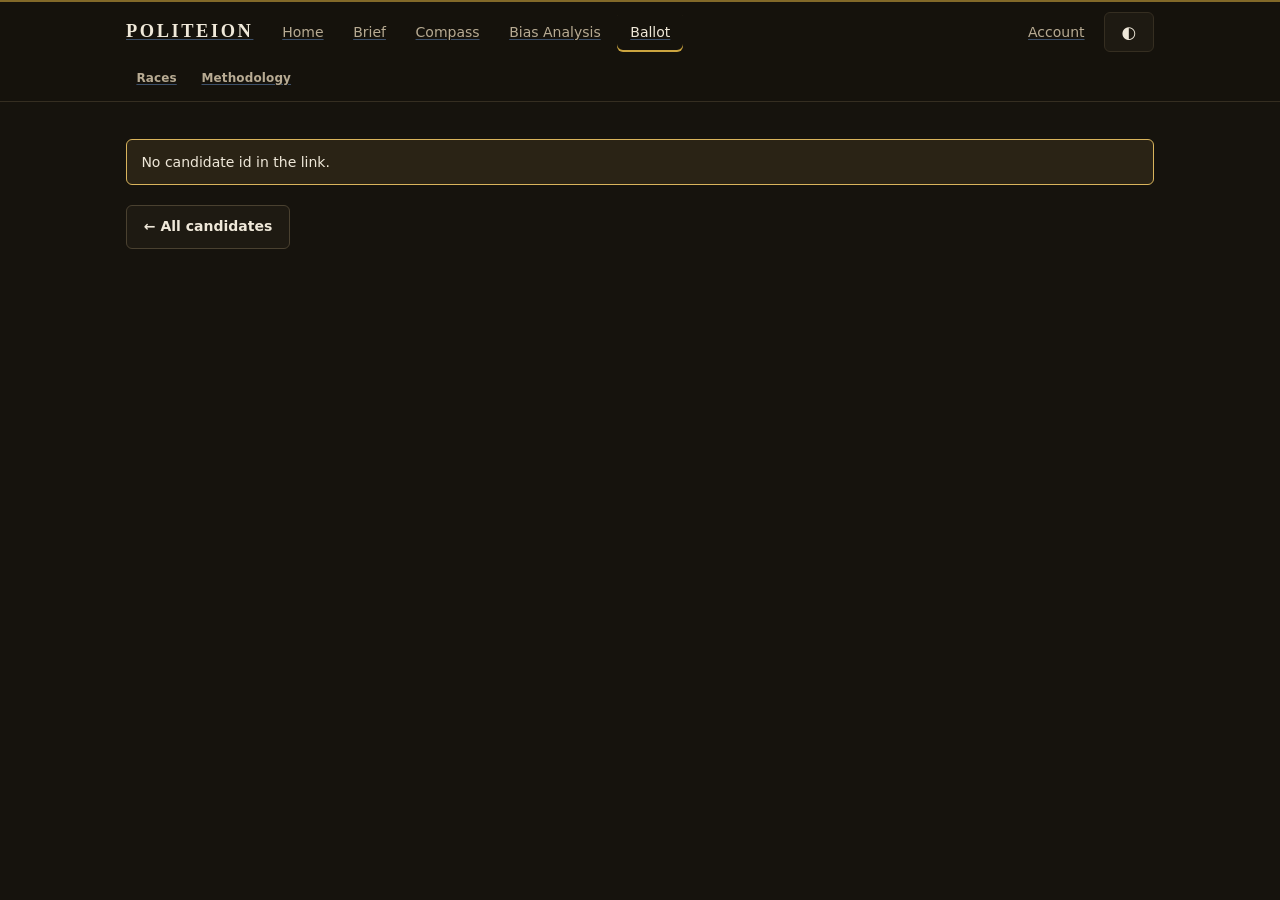
<file: candidate.html>
<!DOCTYPE html>
<html lang="en" data-theme="dark">
<head>
  <meta charset="utf-8">
  <meta name="viewport" content="width=device-width, initial-scale=1">
  <title>Candidate — Politeion</title>
  <link rel="canonical" href="https://politeion.com/candidate.html">
  <meta name="robots" content="noindex">
  <link rel="stylesheet" href="css/style.css">
</head>
<body>
  <div data-shell></div>
  <main class="wrap">
    <div id="view"><p class="muted">Loading candidate…</p></div>
    <p class="btn-row" style="margin-top:1.2rem"><a class="btn" href="candidates.html">← All candidates</a></p>
  </main>

  <script type="module">
    import { initShell } from "./js/app.js";
    import { hashParams } from "./js/analyzer-ui.js";
    import { renderCandidateFull } from "./js/candidates-ui.js";
    initShell("candidates.html");

    const view = document.getElementById("view");
    async function load() {
      const id = hashParams().id;
      if (!id) { view.innerHTML = '<div class="notice notice-warn">No candidate id in the link.</div>'; return; }
      try {
        const r = await fetch("/api/candidate?id=" + encodeURIComponent(id), { cache: "no-cache" });
        if (r.status === 404) { view.innerHTML = '<div class="notice notice-warn">No such candidate.</div>'; return; }
        const d = await r.json();
        renderCandidateFull(view, d.candidate, d.profile);
        document.title = (d.candidate.name || "Candidate") + " — Politeion";
      } catch (e) { view.innerHTML = '<div class="notice notice-warn">Could not load candidate: ' + e.message + '</div>'; }
    }
    window.addEventListener("hashchange", load);
    load();
  </script>
</body>
</html>
</file>
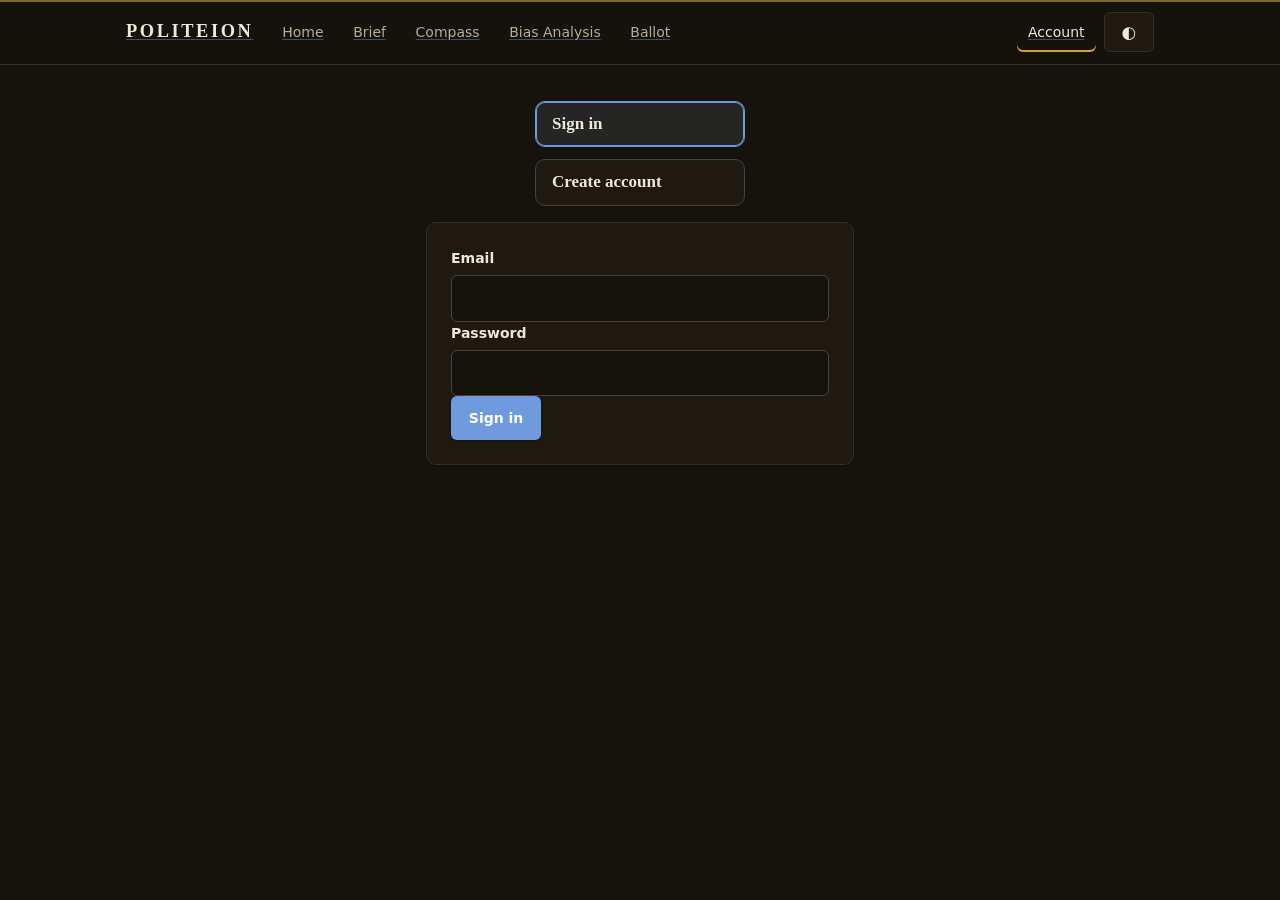
<file: login.html>
<!DOCTYPE html>
<html lang="en" data-theme="dark">
<head>
  <meta charset="utf-8">
  <meta name="viewport" content="width=device-width, initial-scale=1">
  <title>Sign in — Politeion</title>
  <meta name="robots" content="noindex">
  <link rel="stylesheet" href="css/style.css">
</head>
<body>
  <div data-shell></div>
  <main class="wrap" style="max-width:460px">
    <div class="mode-picker" role="tablist" aria-label="Sign in or create account" style="margin-bottom:1rem">
      <button class="mode-opt active" type="button" data-tab="login"><b>Sign in</b></button>
      <button class="mode-opt" type="button" data-tab="register"><b>Create account</b></button>
    </div>

    <section class="card" data-panel="login">
      <label class="fld"><span>Email</span><input id="li-email" type="email" autocomplete="username"></label>
      <label class="fld"><span>Password</span><input id="li-pass" type="password" autocomplete="current-password"></label>
      <div class="btn-row"><button class="btn btn-primary" id="li-go" type="button">Sign in</button>
        <span id="li-status" class="muted" role="status" aria-live="polite"></span></div>
    </section>

    <section class="card" data-panel="register" hidden>
      <label class="fld"><span>Full name</span><input id="re-name" type="text" autocomplete="name"></label>
      <label class="fld"><span>Email</span><input id="re-email" type="email" autocomplete="email"></label>
      <div class="fld-row">
        <label class="fld"><span>Password</span><input id="re-pass" type="password" autocomplete="new-password"></label>
        <label class="fld"><span>Birth year</span><input id="re-year" type="number" min="1900" max="2026" inputmode="numeric"></label>
      </div>
      <p class="fld-note muted">Password must be at least 8 characters. We store your name, email, birth year, and a hashed password — never the plain password.</p>
      <div class="btn-row"><button class="btn btn-primary" id="re-go" type="button">Create account</button>
        <span id="re-status" class="muted" role="status" aria-live="polite"></span></div>
    </section>
  </main>

  <script type="module">
    import { initShell } from "./js/app.js";
    initShell("account.html");
    const $ = (id) => document.getElementById(id);

    const tabs = [...document.querySelectorAll("[data-tab]")];
    tabs.forEach((t) => t.addEventListener("click", () => {
      tabs.forEach((b) => b.classList.toggle("active", b === t));
      document.querySelector('[data-panel="login"]').hidden = t.dataset.tab !== "login";
      document.querySelector('[data-panel="register"]').hidden = t.dataset.tab !== "register";
    }));

    const dest = new URL(location.href).searchParams.get("next") || "account.html";

    async function post(url, body, statusEl, btn) {
      btn.disabled = true; statusEl.textContent = "…"; statusEl.className = "muted";
      try {
        const res = await fetch(url, { method: "POST", headers: { "content-type": "application/json" }, body: JSON.stringify(body) });
        const d = await res.json();
        if (!res.ok) { statusEl.textContent = d.error || ("Error " + res.status); statusEl.className = "err"; btn.disabled = false; return; }
        location.href = dest;
      } catch (e) { statusEl.textContent = "Network error: " + e.message; statusEl.className = "err"; btn.disabled = false; }
    }

    $("li-go").addEventListener("click", () =>
      post("/api/auth/login", { email: $("li-email").value.trim(), password: $("li-pass").value }, $("li-status"), $("li-go")));
    $("re-go").addEventListener("click", () =>
      post("/api/auth/register", {
        full_name: $("re-name").value.trim(), email: $("re-email").value.trim(),
        password: $("re-pass").value, birth_year: $("re-year").value,
      }, $("re-status"), $("re-go")));

    // Enter-to-submit
    $("li-pass").addEventListener("keydown", (e) => { if (e.key === "Enter") $("li-go").click(); });
    $("re-year").addEventListener("keydown", (e) => { if (e.key === "Enter") $("re-go").click(); });
  </script>
</body>
</html>
</file>
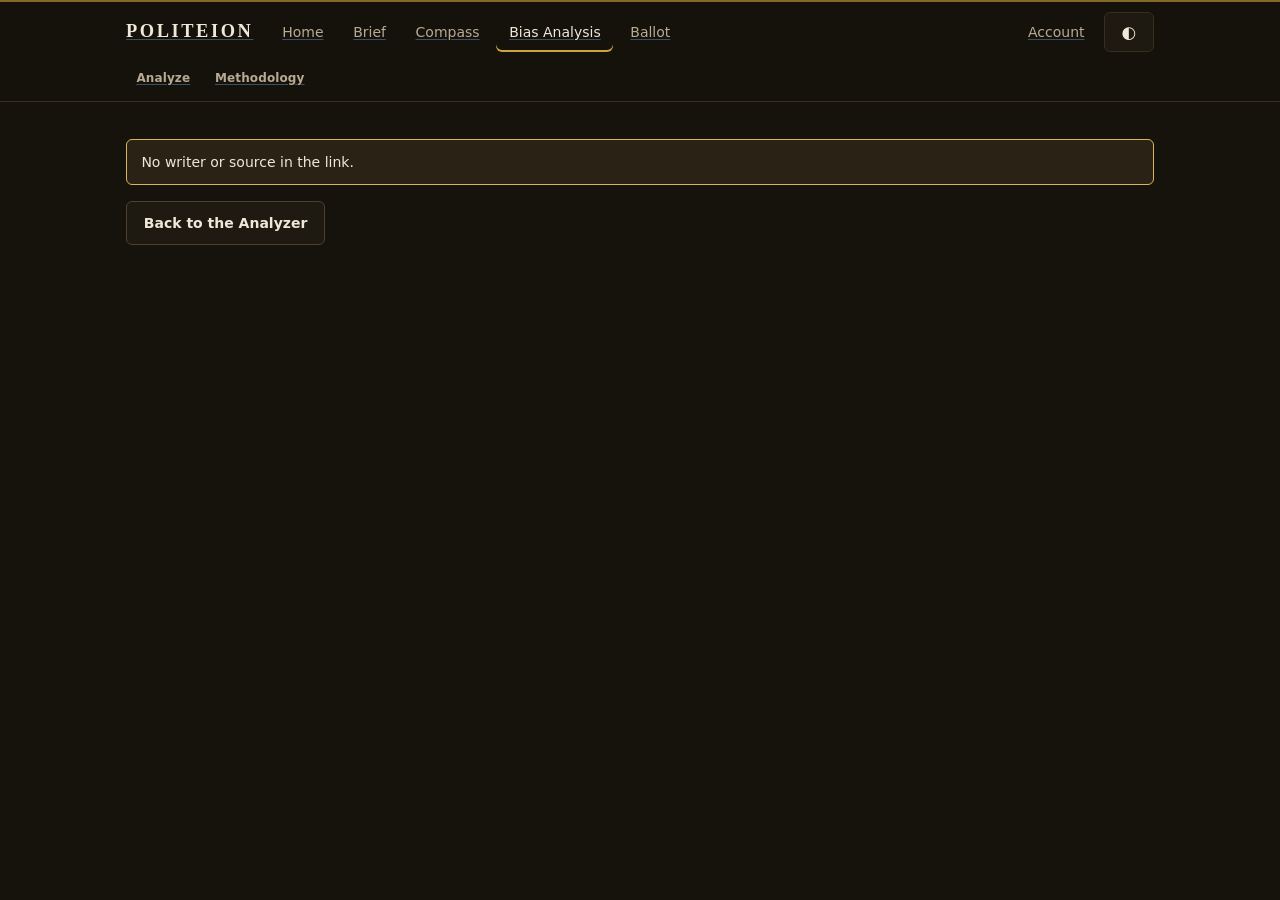
<file: profile.html>
<!DOCTYPE html>
<html lang="en" data-theme="dark">
<head>
  <meta charset="utf-8">
  <meta name="viewport" content="width=device-width, initial-scale=1">
  <title>Profile — Politeion</title>
  <link rel="canonical" href="https://politeion.com/profile.html">
  <meta name="robots" content="noindex">
  <link rel="stylesheet" href="css/style.css">
</head>
<body>
  <div data-shell></div>
  <main class="wrap">
    <div id="view"><p class="muted">Loading profile…</p></div>
    <p class="btn-row"><a class="btn" href="analyze.html">Back to the Analyzer</a></p>
  </main>

  <script type="module">
    import { initShell } from "./js/app.js";
    import { renderProfile, renderTrend, hashParams } from "./js/analyzer-ui.js";
    initShell("analyze.html");

    const view = document.getElementById("view");
    async function load() {
      const p = hashParams();
      let endpoint = null, trendEndpoint = null, label = "";
      if (p.writer) { endpoint = "/api/writer?key=" + encodeURIComponent(p.writer); trendEndpoint = "/api/writer-trend?key=" + encodeURIComponent(p.writer); label = "writer"; }
      else if (p.source) { endpoint = "/api/source?domain=" + encodeURIComponent(p.source); trendEndpoint = "/api/source-trend?domain=" + encodeURIComponent(p.source); label = "source"; }
      if (!endpoint) { view.innerHTML = '<div class="notice notice-warn">No writer or source in the link.</div>'; return; }
      try {
        const r = await fetch(endpoint, { cache: "no-cache" });
        if (r.status === 404) { view.innerHTML = `<div class="notice notice-warn">No analyses for this ${label} yet.</div>`; return; }
        const d = await r.json();
        renderProfile(view, d.profile);
        document.title = (d.profile.name || d.profile.domain || "Profile") + " — Politeion";
        loadTrend(trendEndpoint);
      } catch (e) { view.innerHTML = '<div class="notice notice-warn">Could not load profile: ' + e.message + '</div>'; }
    }

    // Trend renders only when there are >=2 qualifying monthly buckets; otherwise
    // the section is silently omitted (a short history isn't drift).
    async function loadTrend(endpoint) {
      if (!endpoint) return;
      try {
        const r = await fetch(endpoint, { cache: "no-cache" });
        if (!r.ok) return;
        const trend = (await r.json()).trend;
        if (!trend || !trend.all || trend.all.length < 2) return;
        const sec = document.createElement("section");
        view.appendChild(sec);
        renderTrend(sec, trend);
      } catch { /* trend is optional — never blocks the profile */ }
    }
    window.addEventListener("hashchange", load);
    load();
  </script>
</body>
</html>
</file>
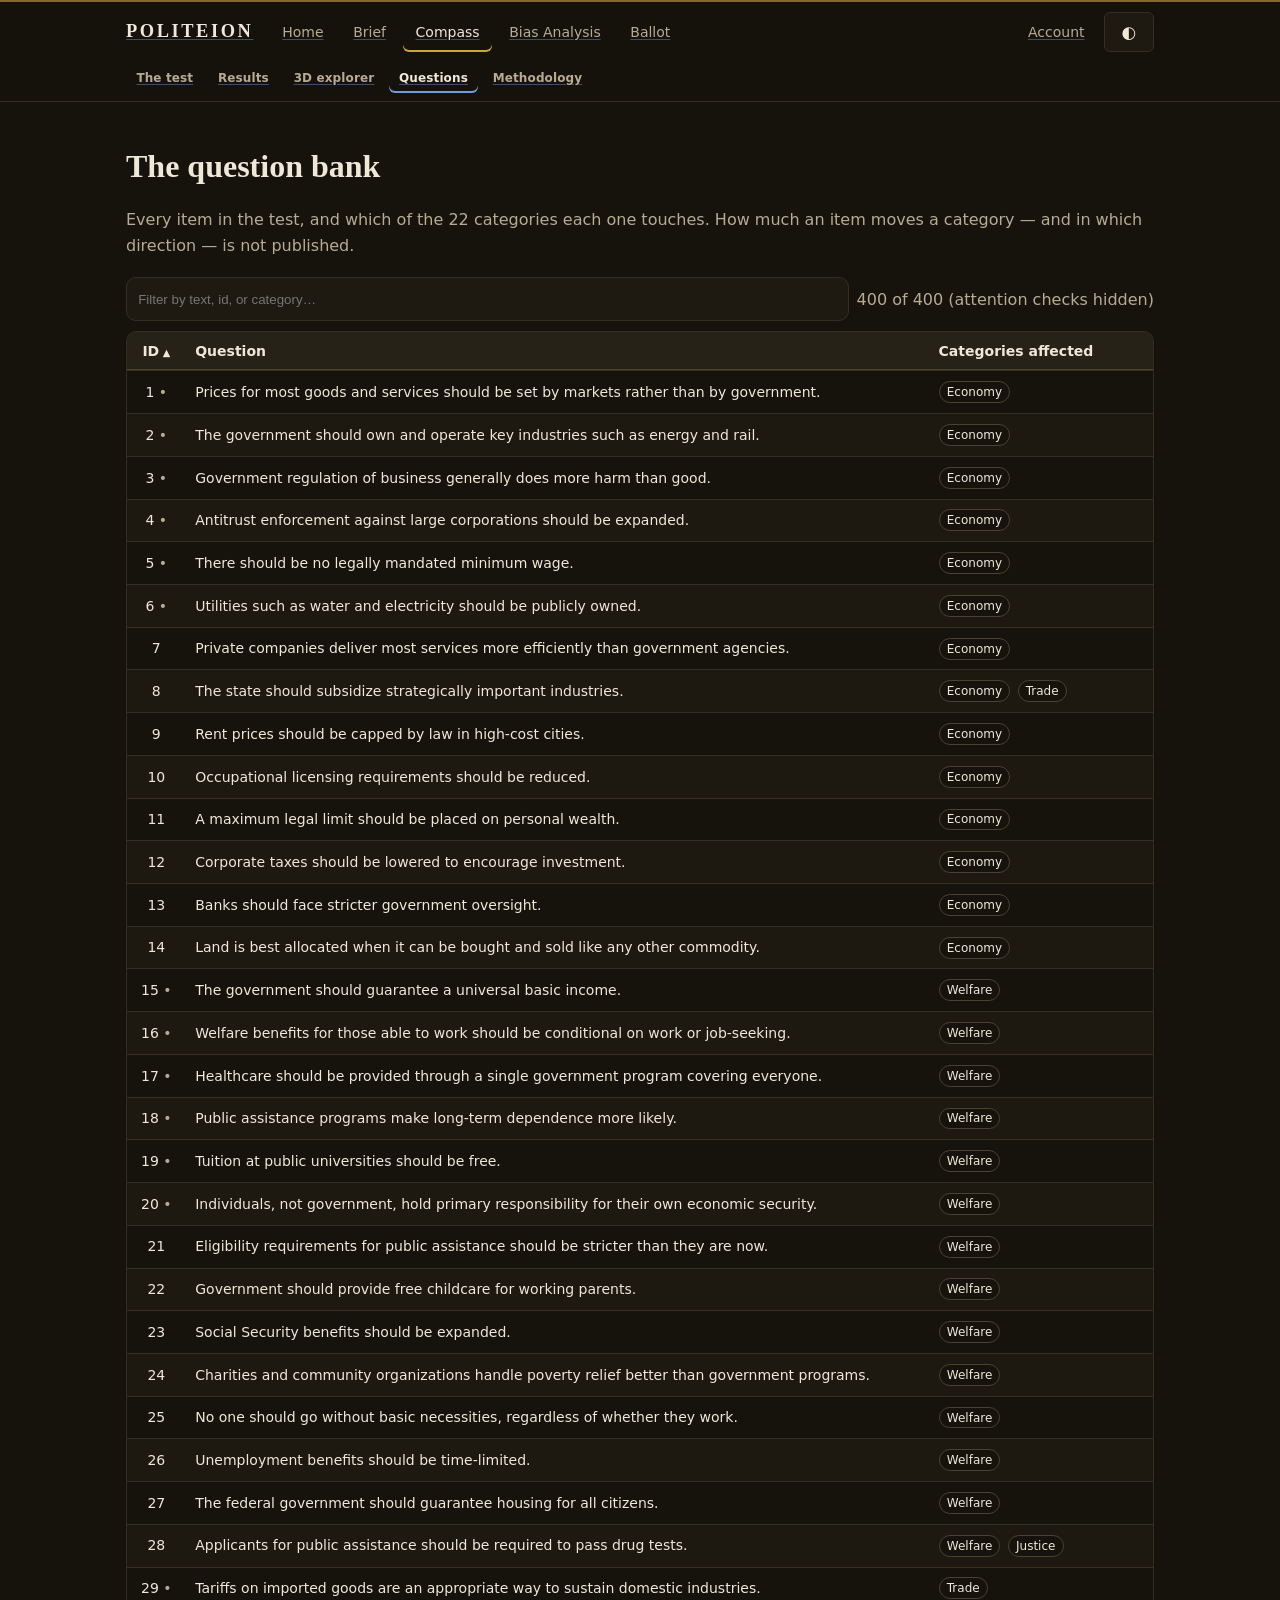
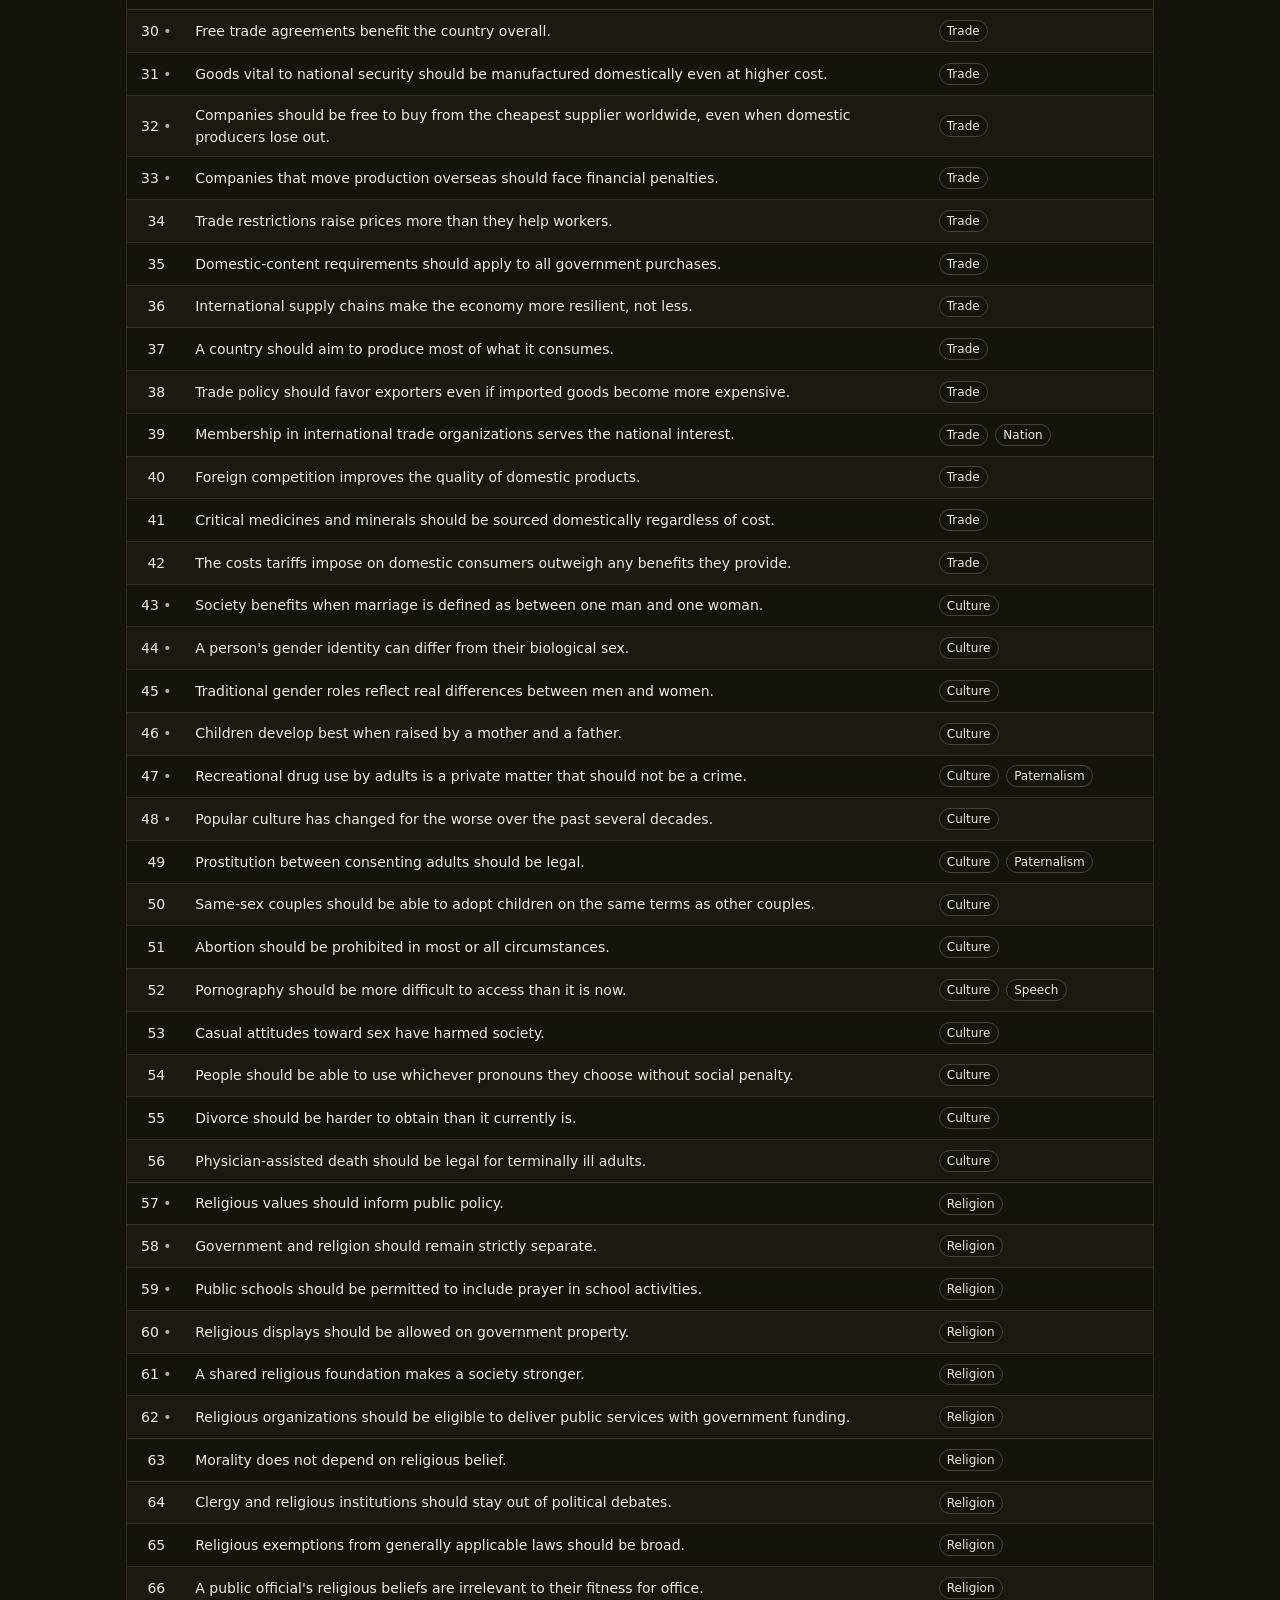
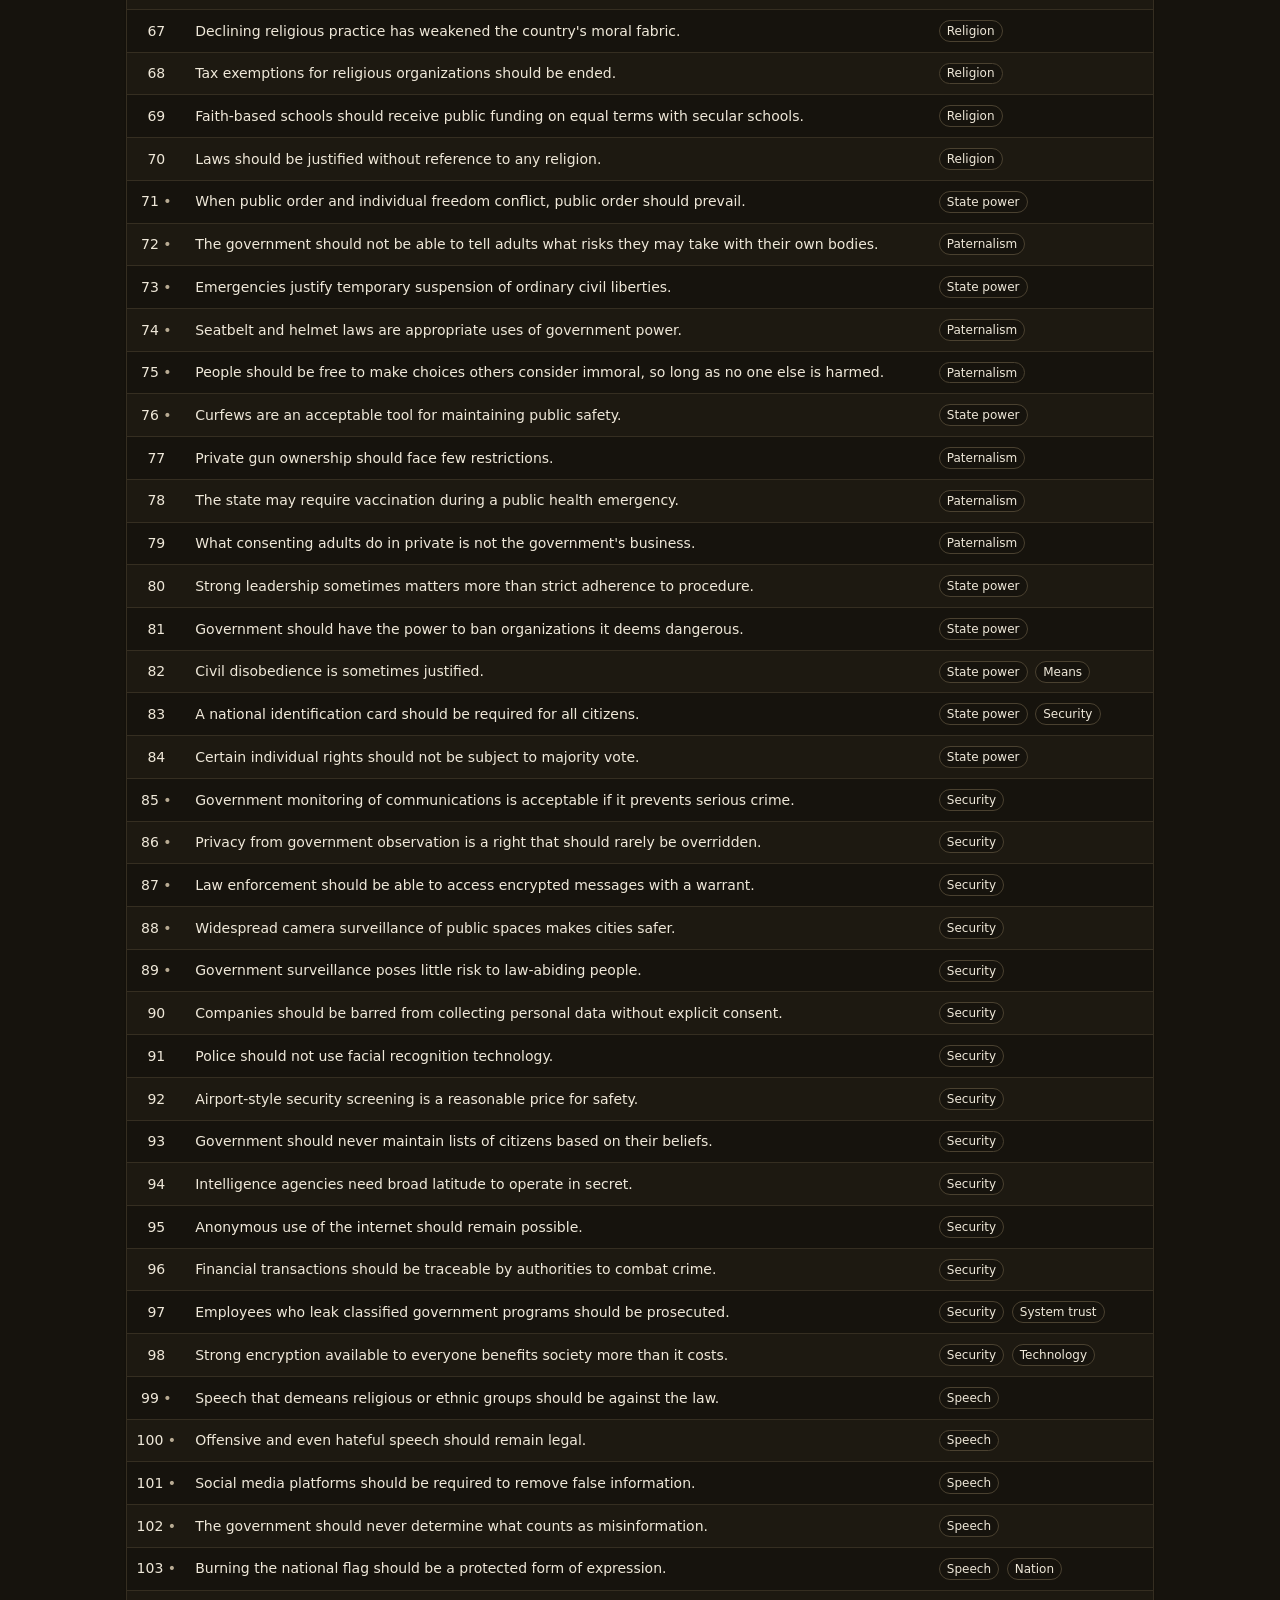
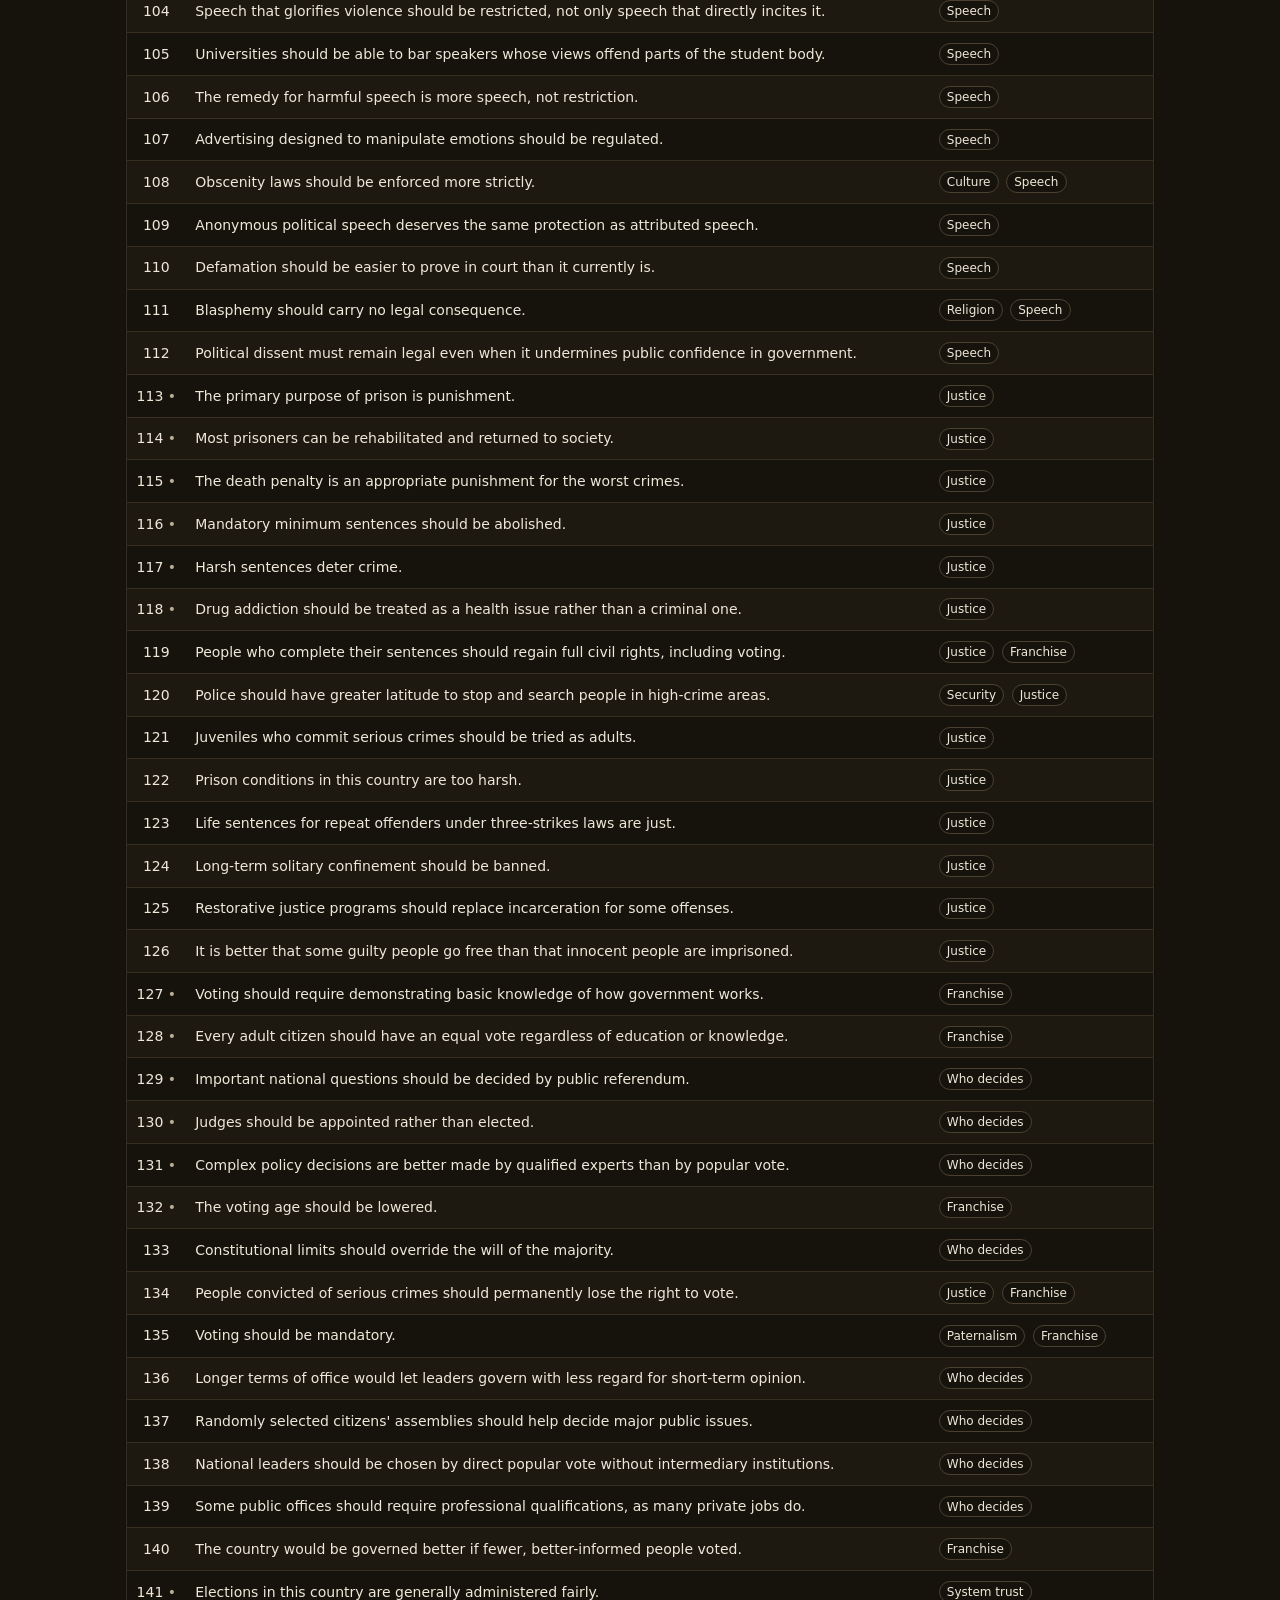
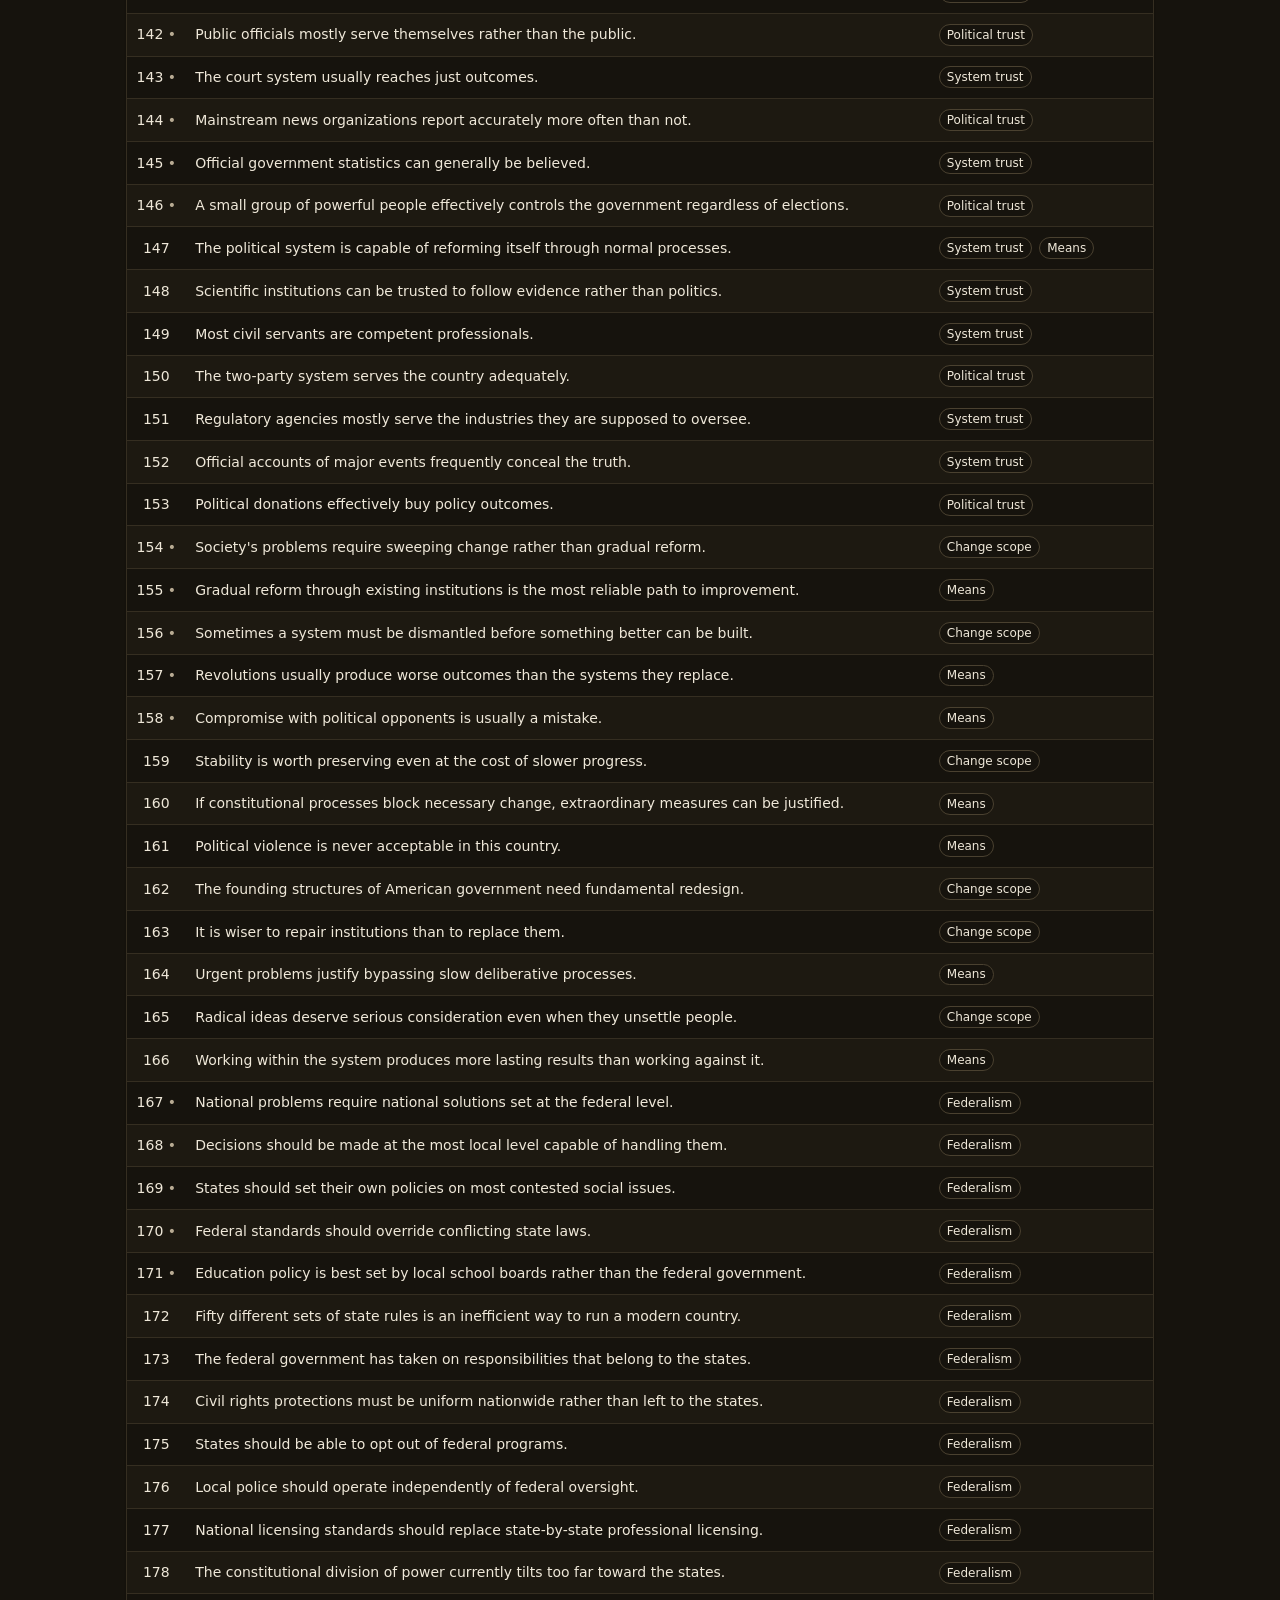
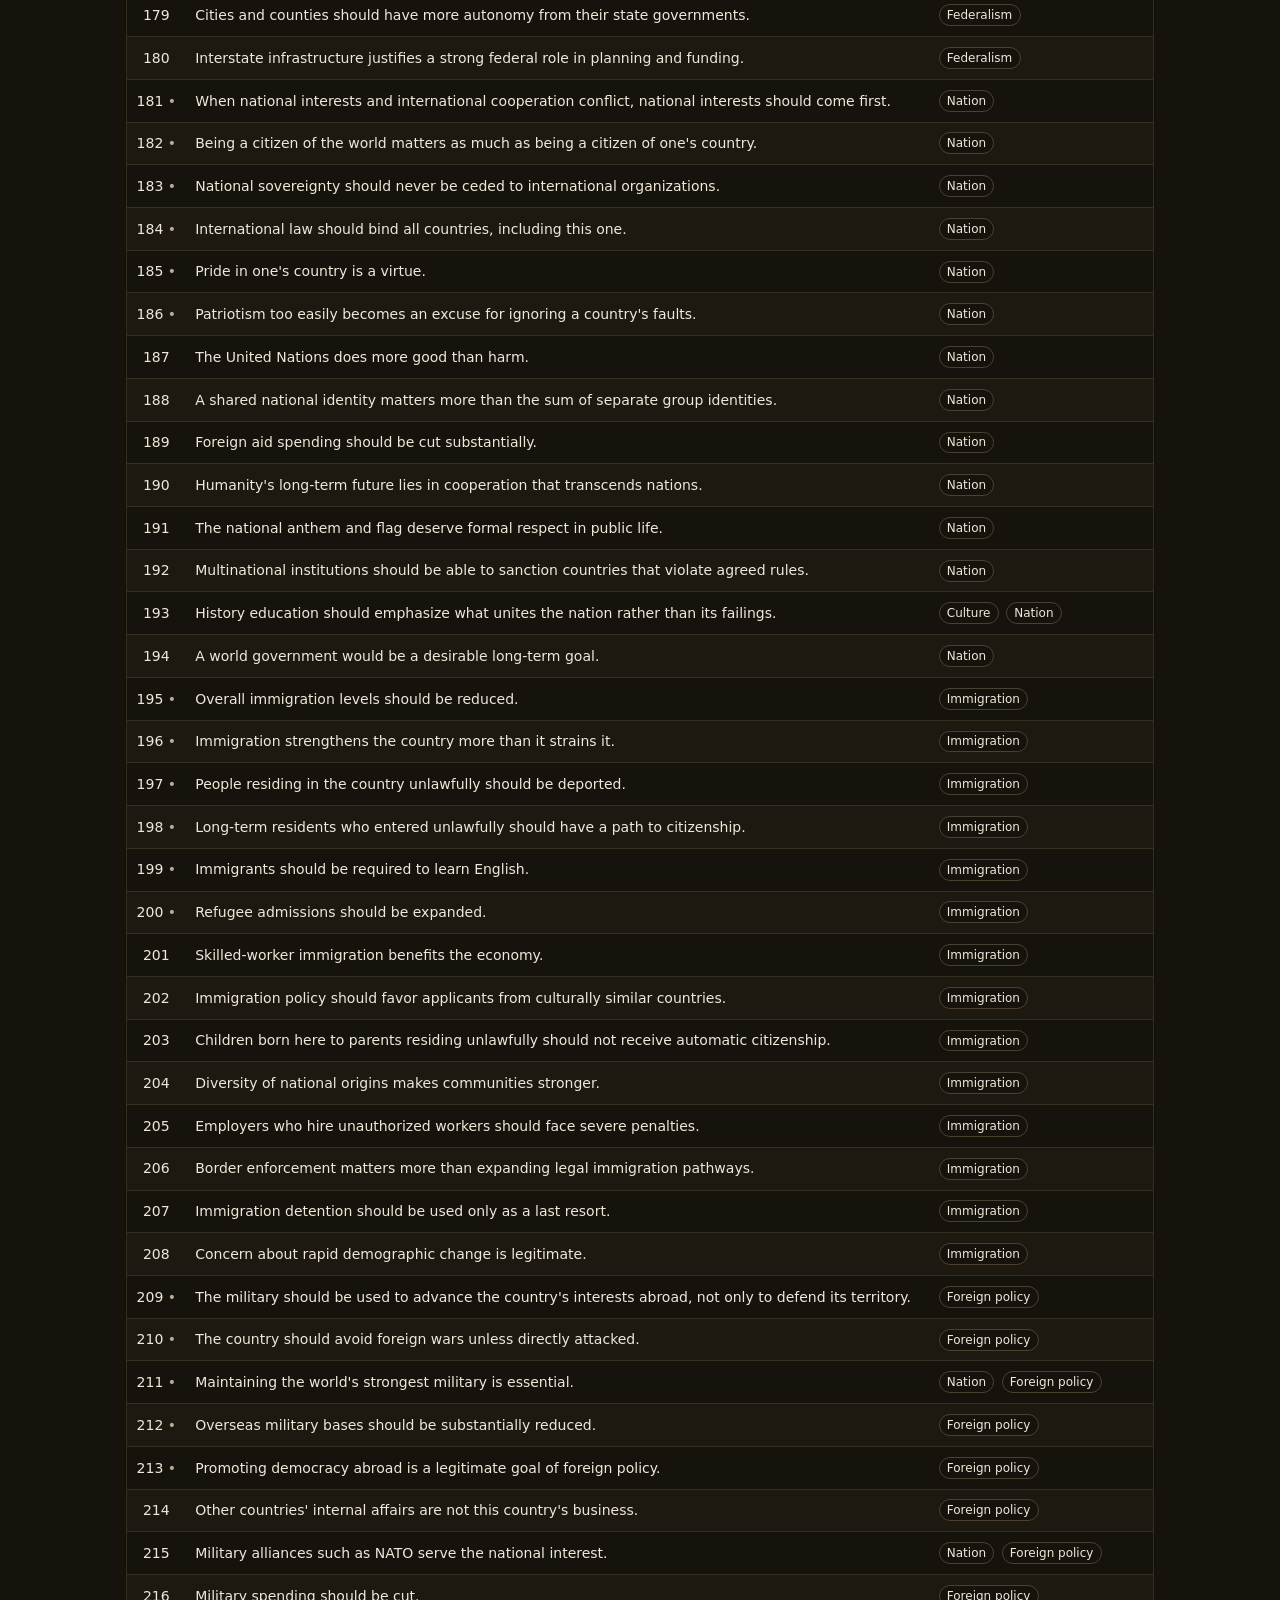
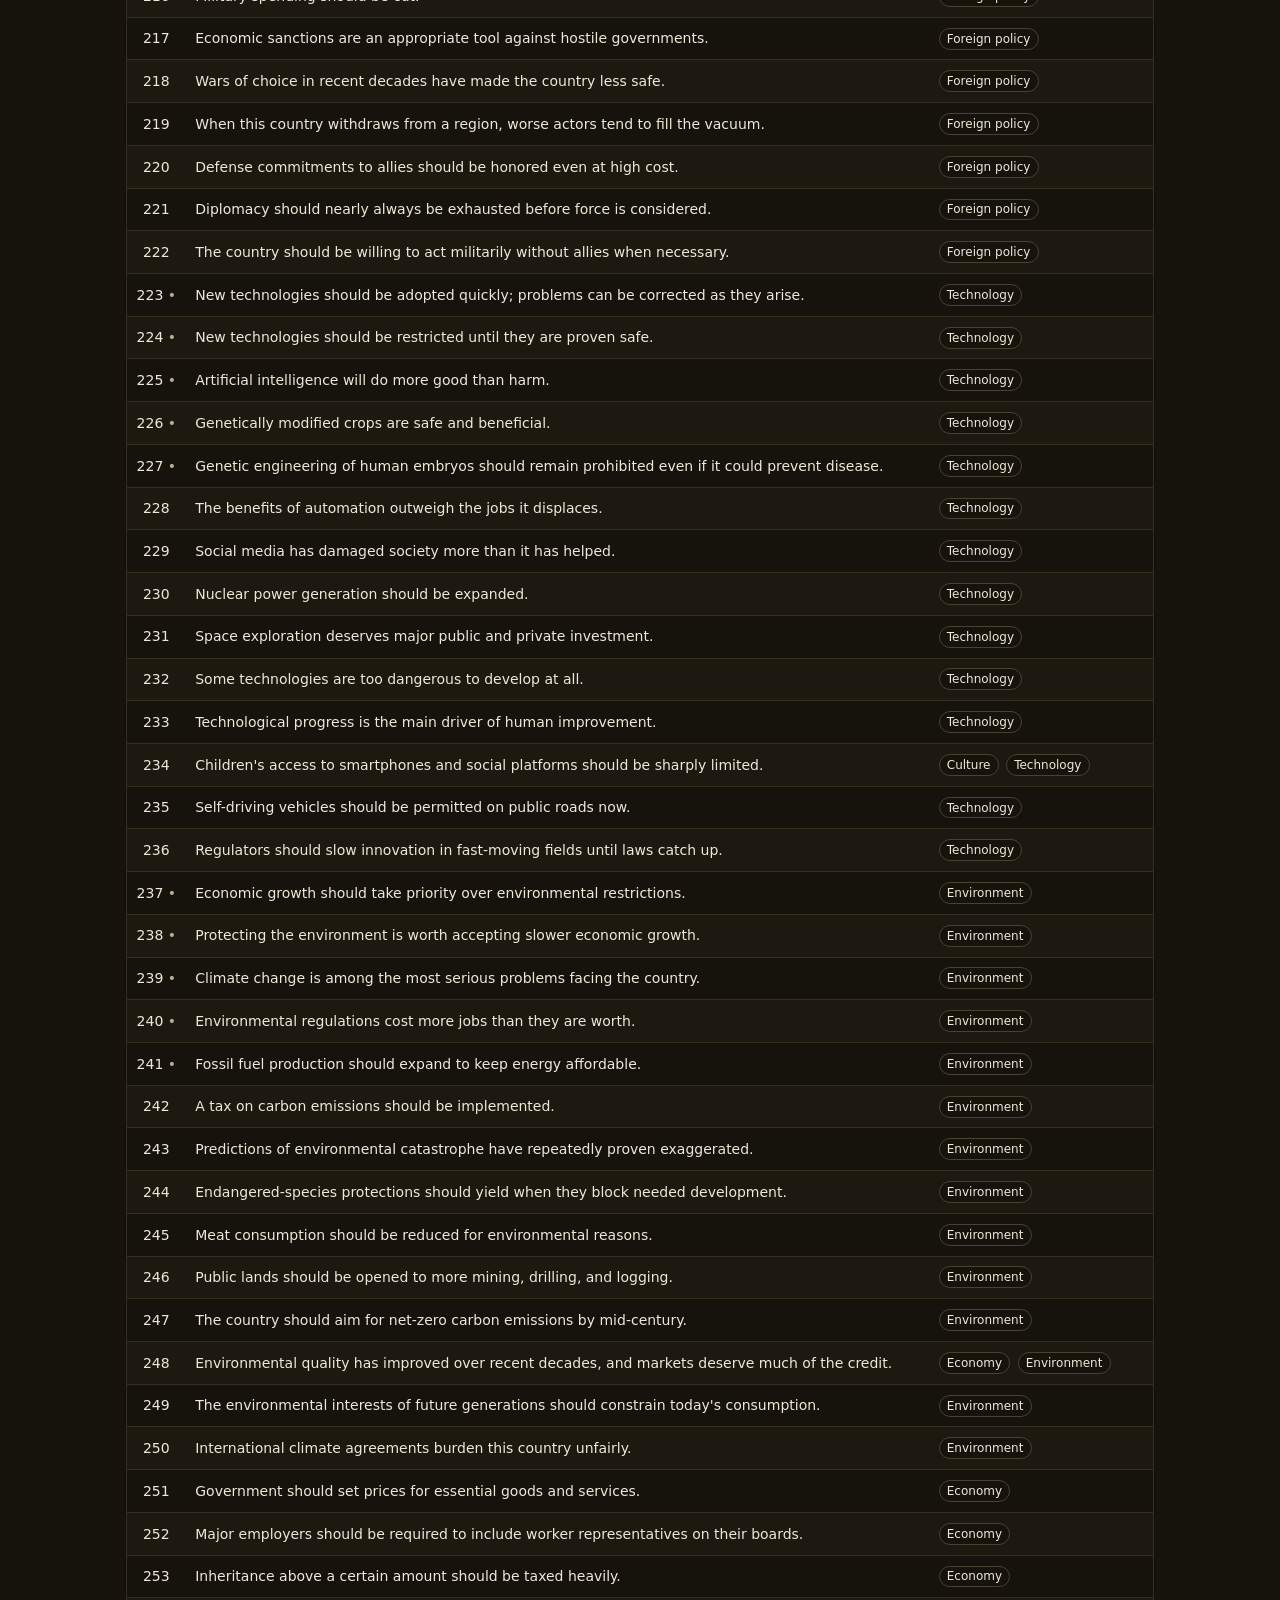
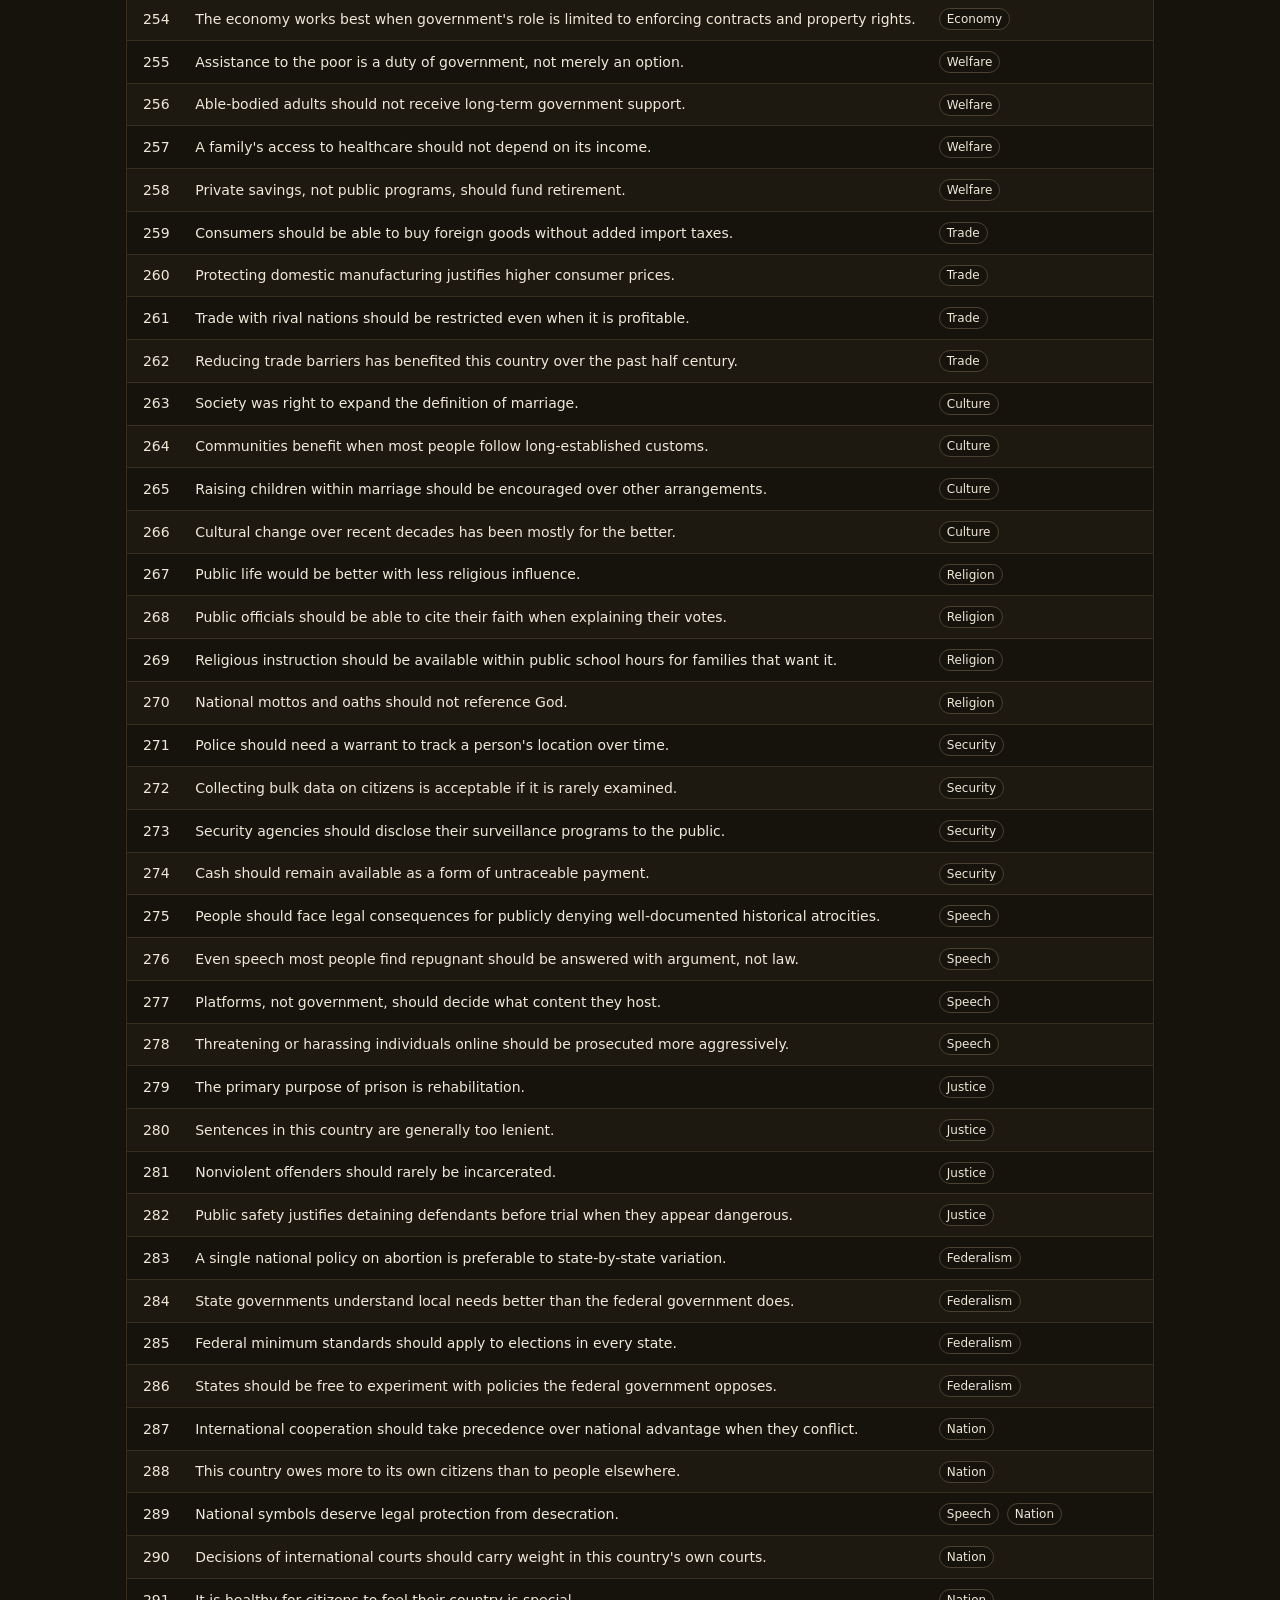
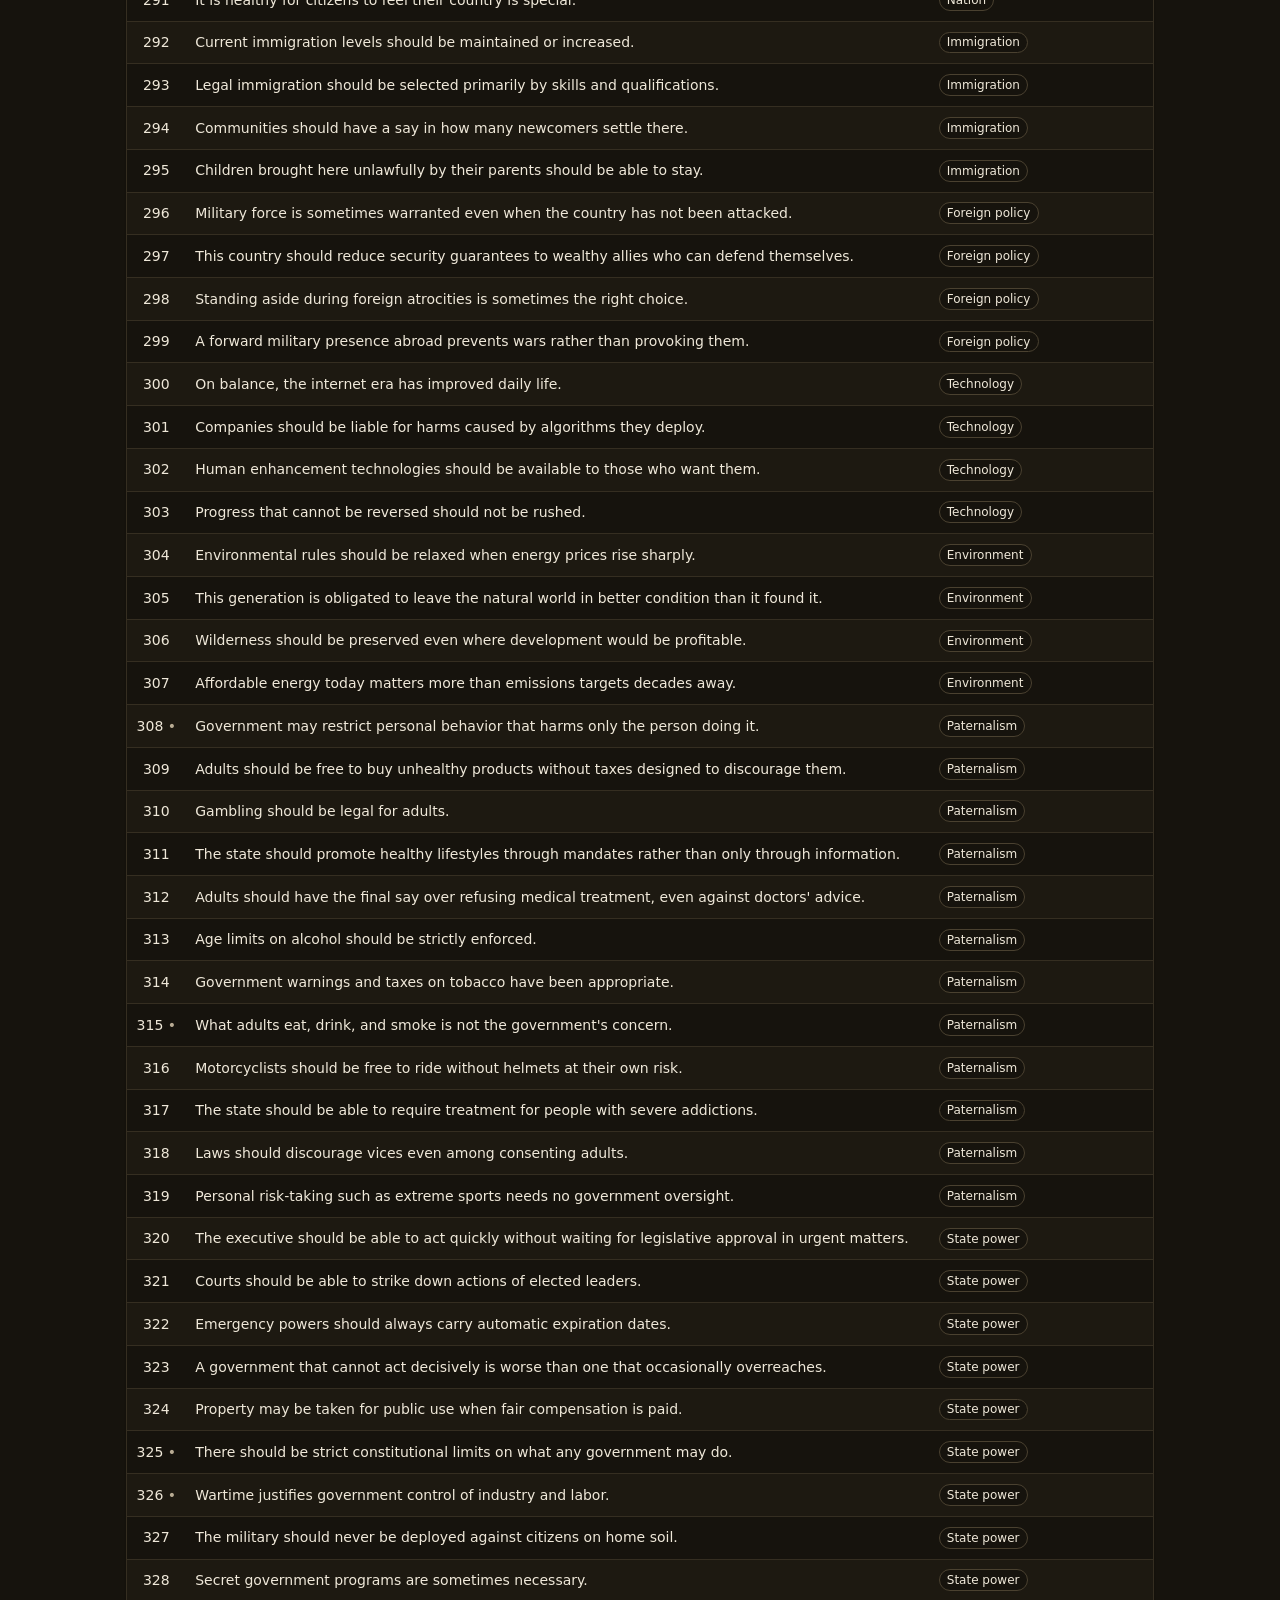
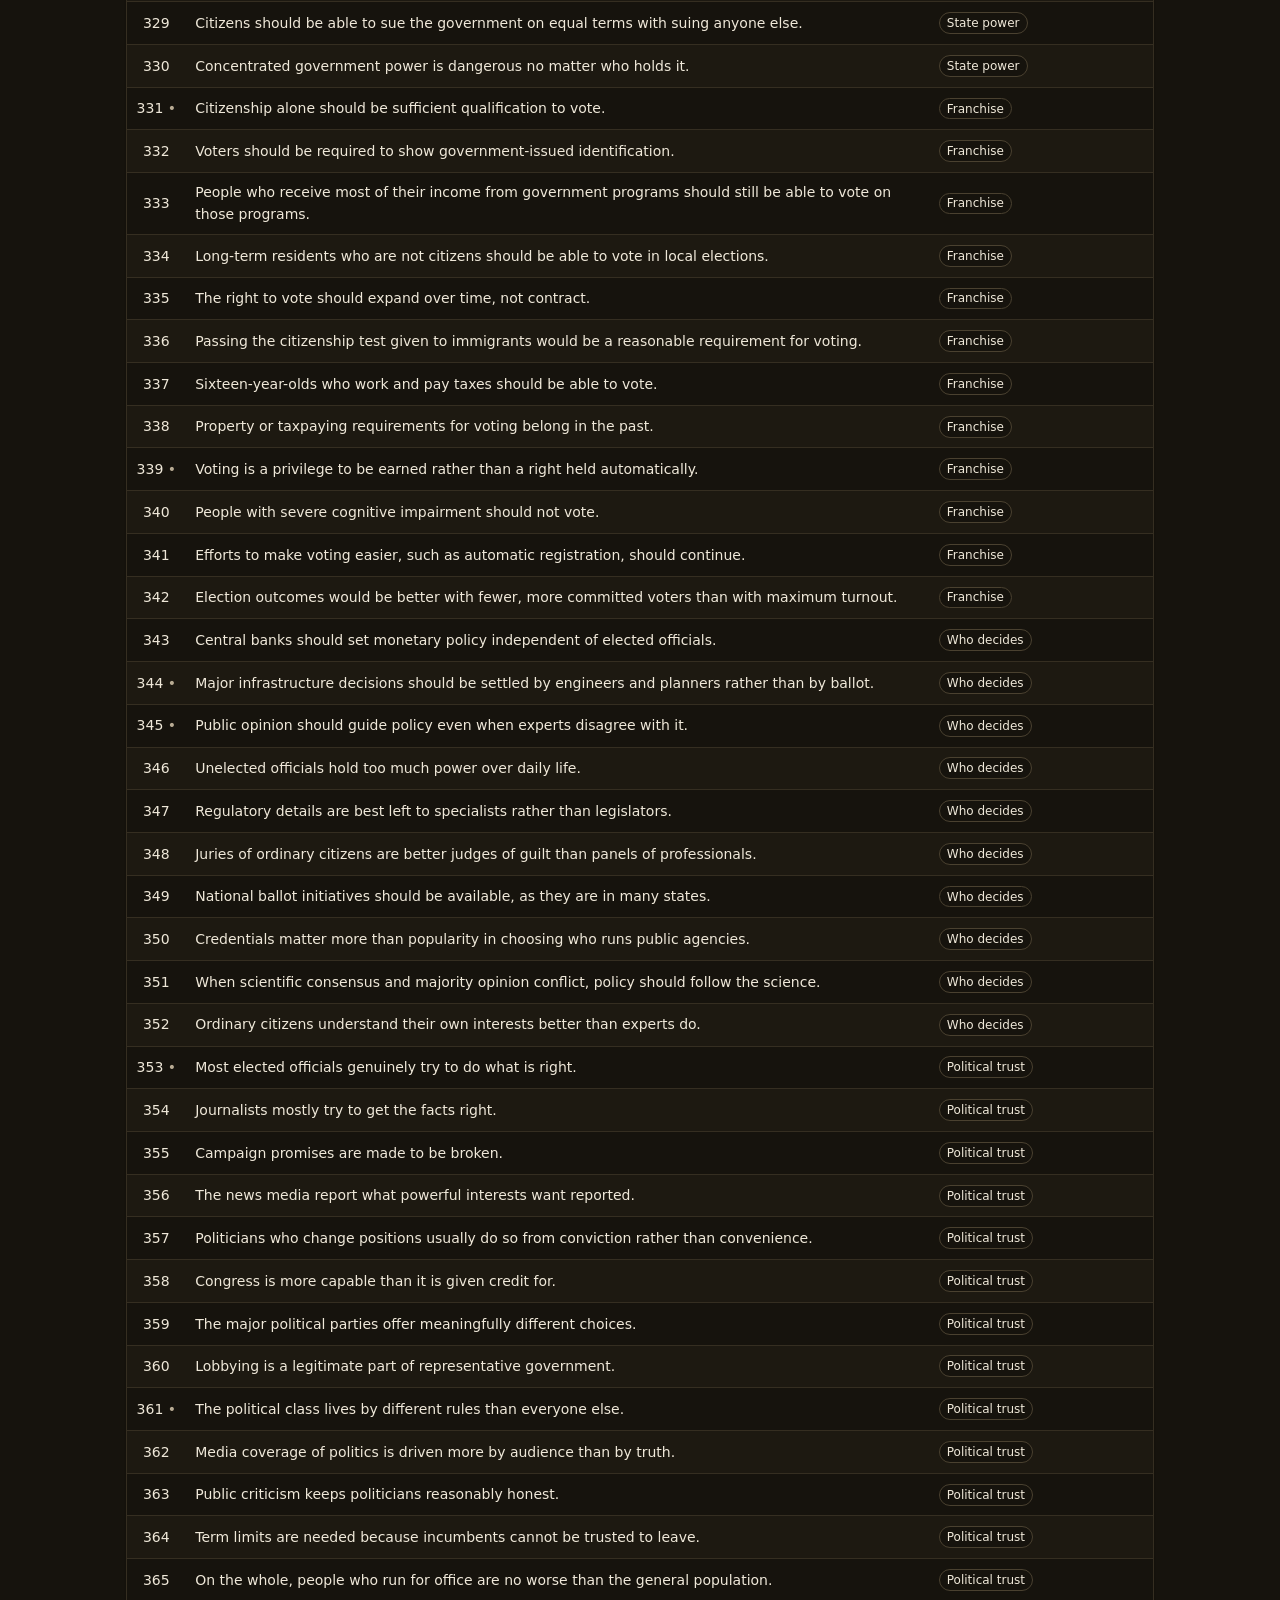
<file: questions.html>
<!DOCTYPE html>
<html lang="en" data-theme="dark">
<head>
  <meta charset="utf-8">
  <meta name="viewport" content="width=device-width, initial-scale=1">
  <title>Question bank — Politeion</title>
  <link rel="stylesheet" href="css/style.css">
</head>
<body>
  <div data-shell></div>
  <main class="wrap">
    <h1>The question bank</h1>
    <p class="muted">Every item in the test, and which of the 22 categories each one touches.
      How much an item moves a category — and in which direction — is not published.</p>

    <div class="picker" style="margin:1.2rem 0 0.6rem">
      <input id="filter" type="search" placeholder="Filter by text, id, or category…" style="min-height:44px;padding:0.4rem 0.7rem;background:var(--bg-elev);color:var(--fg);border:1px solid var(--border);border-radius:10px;flex:1;min-width:200px">
      <span class="muted" id="rowcount"></span>
    </div>
    <div class="table-scroll">
      <table class="data" id="qtable"><thead></thead><tbody></tbody></table>
    </div>

    <div class="btn-row" style="margin-top:1.2rem">
      <a class="btn" href="data.html#test">← Data &amp; methodology</a>
      <a class="btn btn-primary" href="test.html">Take the test</a>
    </div>
  </main>

  <script type="module">
    import { initShell, loadQuestionData, escapeHtml } from "./js/app.js";
    import { AXIS_KEYS, axisByKey } from "./js/axes.js";

    // Reached only from the Data page's Test tab; keep Data lit in the nav.
    initShell("data.html");

    let questions = [];
    let sortKey = "id", sortDir = 1;
    const axesOf = (q) => (q.axes && typeof q.axes === "object") ? q.axes : {};

    // Categories an item touches, in a stable (axes.js) order. No weights, no
    // direction — the per-item scoring values are proprietary.
    function categoriesOf(q) {
      const ax = axesOf(q);
      return AXIS_KEYS.filter((k) => typeof ax[k] === "number" && ax[k] !== 0).map((k) => axisByKey(k).label);
    }

    const COLS = [
      { key: "id", label: "ID" },
      { key: "text", label: "Question", align: "left" },
      { key: "cats", label: "Categories affected", align: "left", nosort: true },
    ];
    function renderHead() {
      document.querySelector("#qtable thead").innerHTML = "<tr>" + COLS.map((c) => {
        const sorted = c.key === sortKey ? (sortDir === 1 ? "sorted-asc" : "sorted-desc") : "";
        const cls = [sorted, c.nosort ? "nosort" : "", c.align === "left" ? "ta-left" : ""].filter(Boolean).join(" ");
        return `<th data-key="${c.key}" class="${cls}">${c.label}</th>`;
      }).join("") + "</tr>";
      document.querySelectorAll("#qtable th").forEach((h) => {
        if (h.classList.contains("nosort")) return;
        h.addEventListener("click", () => {
          const k = h.dataset.key;
          if (k === sortKey) sortDir = -sortDir; else { sortKey = k; sortDir = 1; }
          renderHead(); renderBody();
        });
      });
    }

    function valueFor(q, key) {
      if (key === "text") return q.text.toLowerCase();
      return q.id;
    }

    function renderBody() {
      const filter = document.getElementById("filter").value.trim().toLowerCase();
      // Attention-check items are excluded from the public table (exposing their
      // wording would make them trivially defeatable).
      const visible = questions.filter((q) => q.type !== "attention");
      let rows = visible.filter((q) => {
        if (!filter) return true;
        return q.text.toLowerCase().includes(filter)
          || String(q.id) === filter
          || categoriesOf(q).some((c) => c.toLowerCase().includes(filter));
      });
      rows.sort((a, b) => {
        const va = valueFor(a, sortKey), vb = valueFor(b, sortKey);
        return (va < vb ? -1 : va > vb ? 1 : a.id - b.id) * sortDir;
      });
      const body = rows.map((q) => {
        const chips = categoriesOf(q)
          .map((label) => `<span class="wchip">${escapeHtml(label)}</span>`).join(" ");
        const badge = q.core ? ' <span class="muted" title="core / quick-mode item">•</span>' : "";
        return `<tr>
          <td class="ta-c">${q.id}${badge}</td>
          <td class="q ta-left">${escapeHtml(q.text)}</td>
          <td class="axcell ta-left">${chips || '<span class="muted">—</span>'}</td>
        </tr>`;
      }).join("");
      document.querySelector("#qtable tbody").innerHTML = body;
      document.getElementById("rowcount").textContent = `${rows.length} of ${visible.length} (attention checks hidden)`;
    }

    (async () => {
      let data;
      try { data = await loadQuestionData(); }
      catch (e) {
        document.querySelector("#qtable").insertAdjacentHTML("beforebegin",
          `<div class="card validation-errors"><h3>Could not load questions.json</h3><p>${escapeHtml(e.message)}</p></div>`);
        return;
      }
      questions = data.questions;
      renderHead();
      renderBody();
      document.getElementById("filter").addEventListener("input", renderBody);
    })();
  </script>
</body>
</html>
</file>
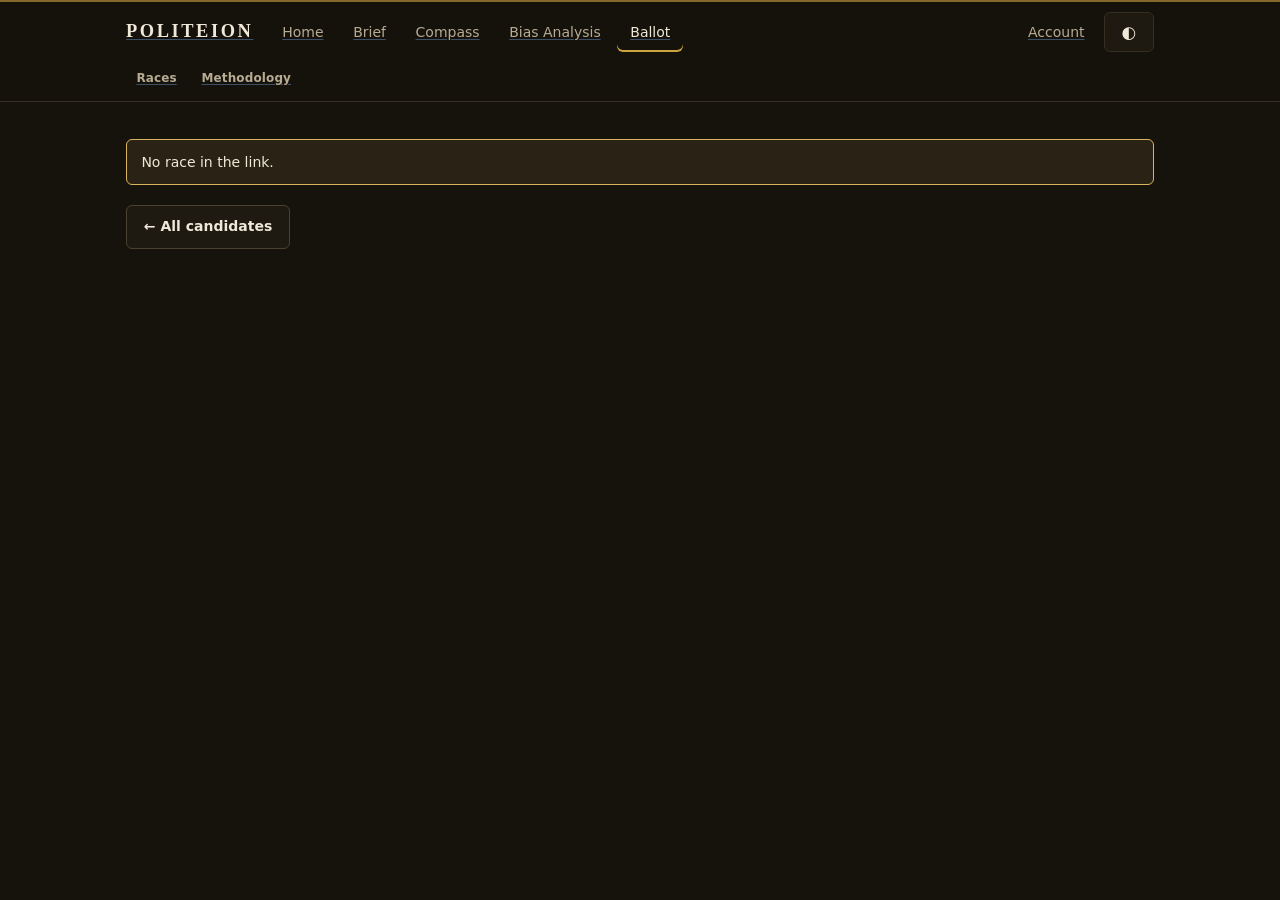
<file: race.html>
<!DOCTYPE html>
<html lang="en" data-theme="dark">
<head>
  <meta charset="utf-8">
  <meta name="viewport" content="width=device-width, initial-scale=1">
  <title>Race — Politeion</title>
  <link rel="canonical" href="https://politeion.com/race.html">
  <meta name="robots" content="noindex">
  <link rel="stylesheet" href="css/style.css">
</head>
<body>
  <div data-shell></div>
  <main class="wrap">
    <div id="view"><p class="muted">Loading race…</p></div>
    <section id="match-section" hidden>
      <h2>Your match</h2>
      <p class="muted" style="font-size:.85rem">Similarity between your compass and each candidate, over the axes where they have enough published material, weighted by what matters to you.</p>
      <div id="match"></div>
    </section>
    <p class="btn-row" style="margin-top:1.2rem"><a class="btn" href="candidates.html">← All candidates</a></p>
  </main>

  <script type="module">
    import { initShell, vectorFromHash, decodeVector } from "./js/app.js";
    import { renderRace, renderMatchPanel } from "./js/candidates-ui.js";
    initShell("candidates.html");

    const view = document.getElementById("view");
    const hp = () => {
      const out = {};
      (location.hash.replace(/^#/, "")).split("&").forEach((kv) => { const i = kv.indexOf("="); if (i > 0) out[kv.slice(0, i)] = decodeURIComponent(kv.slice(i + 1)); });
      return out;
    };

    async function userVector() {
      const fromHash = vectorFromHash();
      if (fromHash) return fromHash;
      try { const l = JSON.parse(localStorage.getItem("dc_last_result") || "null"); if (l && l.vector && "auth_pw" in l.vector) return l.vector; } catch { /* ignore */ }
      try {
        const res = await fetch("/api/auth/results", { cache: "no-cache" });
        if (res.ok) { const list = (await res.json()).results || []; if (list[0]) { const d = decodeVector(list[0].enc); if (d) return d.vector; } }
      } catch { /* ignore */ }
      return null;
    }

    async function load() {
      const p = hp();
      if (!p.state || !p.race) { view.innerHTML = '<div class="notice notice-warn">No race in the link.</div>'; return; }
      let regs;
      try { regs = (await (await fetch("/api/candidates/registries", { cache: "no-cache" })).json()).registries || []; }
      catch (e) { view.innerHTML = '<div class="notice notice-warn">Could not load races: ' + e.message + '</div>'; return; }
      const reg = regs.find((r) => r.meta && String(r.meta.state).toLowerCase() === p.state.toLowerCase());
      const race = reg && (reg.races || []).find((r) => r.key === p.race);
      if (!race) { view.innerHTML = '<div class="notice notice-warn">No such race.</div>'; return; }

      // Fetch each candidate's profile (skip pending/zero-source slots).
      const ids = race.candidates.filter((c) => c.sources && c.sources.length).map((c) => c.id);
      const profileMap = {};
      await Promise.all(ids.map(async (id) => {
        try { const d = await (await fetch("/api/candidate?id=" + encodeURIComponent(id), { cache: "no-cache" })).json(); profileMap[id] = d.profile; } catch { /* thin fallback */ }
      }));
      renderRace(view, race, profileMap);
      document.title = `${race.office}${race.district ? " " + race.district : ""} — Politeion`;

      // Match module (only for candidates with a real profile).
      const vec = await userVector();
      if (vec) {
        const entries = race.candidates.filter((c) => c.status !== "write_in_unverified").map((c) => ({ id: c.id, name: c.name, party: c.party, profile: profileMap[c.id] || null }));
        document.getElementById("match-section").hidden = false;
        renderMatchPanel(document.getElementById("match"), vec, entries);
      }
    }
    window.addEventListener("hashchange", load);
    load();
  </script>
</body>
</html>
</file>
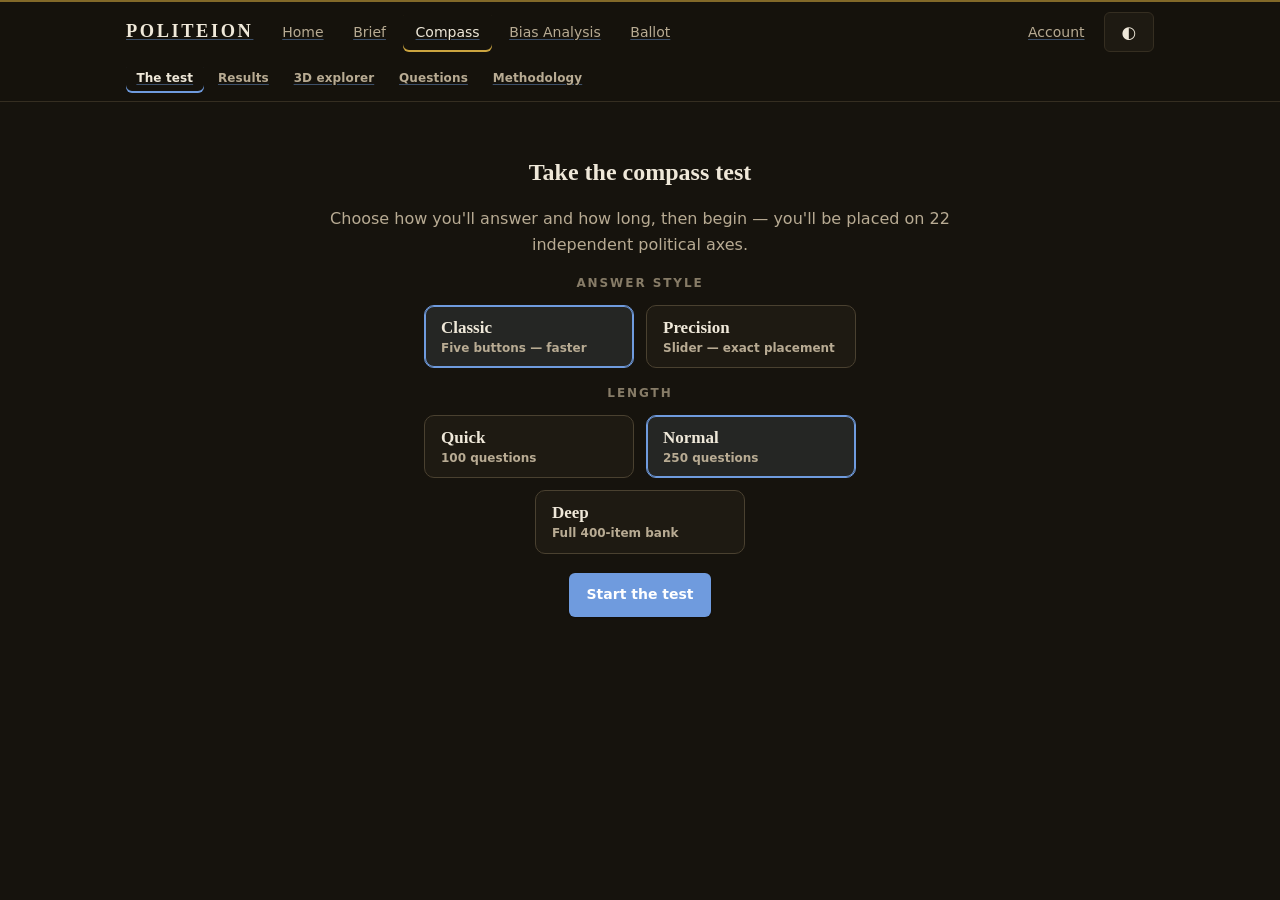
<file: test.html>
<!DOCTYPE html>
<html lang="en" data-theme="dark">
<head>
  <meta charset="utf-8">
  <meta name="viewport" content="width=device-width, initial-scale=1">
  <title>Take the test — Politeion</title>
  <link rel="stylesheet" href="css/style.css">
</head>
<body>
  <div data-shell></div>
  <main class="wrap">
    <div class="test-stage" id="stage">
      <div class="progress"><span id="progress-text">Loading…</span> <span id="mode-badge" class="muted"></span></div>
      <div class="progress-bar"><i id="progress-fill" style="width:0%"></i></div>
      <div class="q-text" id="q-text"></div>
      <div id="answer-area"></div>
      <div class="test-nav">
        <button id="back-btn" type="button">← Back</button>
        <button id="restart-btn" type="button" title="Discard answers and reshuffle">Restart</button>
      </div>
      <p class="muted" id="kbd-hint" style="font-size:0.8rem;margin-top:1rem"></p>
    </div>
  </main>

  <script type="module">
    import { initShell, loadQuestionData, makeSeed, shuffleWithSeed, saveProgress, loadProgress,
             clearProgress, encodeVector, escapeHtml, PROGRESS_KEY, PROGRESS_KEY_LEGACY } from "./js/app.js";
    import { questionsForMode, scoreRun, pendingQuestions, reusableAnswers, itemFingerprints,
             migrateAnswerValue, CLASSIC_ANSWERS, bankSignature } from "./js/scoring.js";

    initShell("test.html");

    let all = [], served = [], byId = new Map(), state = null, currentSig = null, bankVersion = 2;

    // Attention checks are served mixed into the order but are NOT numbered
    // questions: the counter, the denominator and the completion copy all count
    // scored items only, so "250" means 250 real questions plus the checks.
    let numOf = new Map(), numTotal = 0;
    function buildNumbering() {
      numOf = new Map(); numTotal = 0;
      for (const id of state.order) {
        const q = byId.get(id);
        if (q && q.type === "attention") continue;
        numOf.set(id, ++numTotal);
      }
    }

    function testMode() {
      let m; try { m = localStorage.getItem("dc_mode"); } catch {}
      if (m === "quick" || m === "normal" || m === "deep") return m;
      if (m === "full") return "deep";   // legacy alias
      return "normal";                    // default
    }
    function answerMode() { try { return localStorage.getItem("dc_answer_mode") === "precision" ? "precision" : "classic"; } catch { return "classic"; } }

    // Interpolated phrase for the slider readout.
    function phraseFor(v) {
      if (v === 50) return "Neutral";
      const a = (v - 50) / 50, m = Math.abs(a), dir = a > 0 ? "agree" : "disagree";
      let q;
      if (m >= 1) q = "Completely"; else if (m >= 0.8) q = "Strongly";
      else if (m >= 0.5) q = ""; else if (m >= 0.2) q = "Somewhat"; else q = "Slightly";
      return (q ? q + " " : "") + dir.charAt(0).toUpperCase() + dir.slice(1);
    }

    function startFresh(tMode, aMode) {
      served = questionsForMode(all, tMode);
      if (!served.length) { served = all; tMode = "deep"; }
      const seed = makeSeed();
      const order = shuffleWithSeed(served.map((q) => q.id), seed);
      state = { testMode: tMode, answerMode: aMode, seed, order, pos: 0, answers: {}, bankSig: currentSig, bankVersion };
      buildNumbering();
      saveProgress(state);
    }
    function restoreServed() {
      served = questionsForMode(all, state.testMode); if (!served.length) served = all;
      buildNumbering();
    }

    // ---- top-up: extend a finished run with questions added to the bank since ---
    // Only the missing items are asked; the stored answers are merged, not replaced,
    // so a returning taker never redoes the whole test. Nothing is written to the
    // in-progress key, so an unfinished full test is never clobbered by a top-up.
    function loadFinishedRun() {
      let r = null;
      try { r = JSON.parse(localStorage.getItem("dc_last_result") || "null"); } catch { return null; }
      if (!r || !r.answers || !r.vector || !("auth_pw" in r.vector)) return null;   // absent or pre-v2
      return r;
    }
    function startTopUp(run) {
      served = questionsForMode(all, run.testMode || "deep");
      if (!served.length) served = all;
      // Only answers whose item is unchanged carry over; anything reworded or
      // re-keyed since comes back as pending and is asked again.
      const carried = reusableAnswers(run, all);
      const pending = pendingQuestions(carried, served);
      if (!pending.length) return false;
      const seed = makeSeed();
      state = {
        topup: true, base: { ...run, answers: carried }, testMode: run.testMode || "deep",
        answerMode: run.answerMode === "precision" ? "precision" : answerMode(),
        seed, order: shuffleWithSeed(pending.map((q) => q.id), seed),
        pos: 0, answers: {}, bankSig: currentSig, bankVersion,
      };
      buildNumbering();
      return true;
    }
    function renderUpToDate() {
      document.getElementById("stage").innerHTML = `<div class="card">
        <h3 style="margin-top:0">Your result is already up to date</h3>
        <p class="muted">Every question in your test length has an answer — there's nothing to add.</p>
        <div class="btn-row"><a class="btn btn-primary" href="results.html">Back to results</a>
        <a class="btn" href="test.html?fresh=1">Retake the test</a></div></div>`;
    }
    function renderNoRun() {
      document.getElementById("stage").innerHTML = `<div class="card">
        <h3 style="margin-top:0">No earlier test on this device</h3>
        <p class="muted">Topping up needs the answers from a previous run, which are stored in this browser. If you took the test elsewhere, you'll need to take it here.</p>
        <div class="btn-row"><a class="btn btn-primary" href="test.html?fresh=1">Take the test</a>
        <a class="btn" href="index.html">Home</a></div></div>`;
    }

    // Migrate a v1 (dc_progress_v1, -2..+2 answers) session into v2 once.
    function migrateOldProgress() {
      try {
        if (localStorage.getItem(PROGRESS_KEY)) return;
        const old = JSON.parse(localStorage.getItem(PROGRESS_KEY_LEGACY) || "null");
        if (!old || !Array.isArray(old.order)) return;
        const answers = {};
        for (const [id, v] of Object.entries(old.answers || {})) answers[id] = migrateAnswerValue(Number(v));
        saveProgress({ testMode: old.mode || "full", answerMode: answerMode(), seed: old.seed, order: old.order, pos: old.pos || 0, answers });
        localStorage.removeItem(PROGRESS_KEY_LEGACY);
      } catch {}
    }

    async function boot() {
      let data;
      try { data = await loadQuestionData(); }
      catch (e) {
        document.getElementById("stage").innerHTML = `<div class="card validation-errors"><h3>Could not load questions</h3><p>${e.message}</p><p class="muted">See the <a href="data.html">Data page</a>.</p></div>`;
        return;
      }
      all = data.questions;
      bankVersion = data.bankVersion || 2;
      byId = new Map(all.map((q) => [q.id, q]));
      currentSig = bankSignature(all);
      if (!all.length) {
        document.getElementById("stage").innerHTML = `<div class="card validation-errors"><h3>No valid questions</h3><p>See the <a href="data.html">Data page</a>.</p></div>`;
        return;
      }
      migrateOldProgress();
      const params = new URLSearchParams(location.search);
      const stored = loadProgress();
      const validStored = stored && Array.isArray(stored.order) && stored.order.length && stored.order.every((id) => byId.has(id));

      // A finished run only needs the questions added since — never the whole test.
      if (params.has("topup")) {
        const run = loadFinishedRun();
        if (!run) return renderNoRun();
        if (!startTopUp(run)) return renderUpToDate();
        render();
        return;
      }
      if (params.has("fresh")) { startFresh(testMode(), answerMode()); render(); return; }
      // REFUSE to resume a session whose bank differs from the loaded one — ids can
      // collide across bank versions while the underlying question changed, which
      // would score answers against the wrong questions. Never merge positionally.
      if (validStored && stored.bankSig !== currentSig) { renderBankChanged(); return; }
      // Resume into the test ONLY if the started session already has ≥1 answer.
      // A fresh, answerless session must not throw the user straight into questions.
      const hasAnswers = validStored && stored.answers && Object.keys(stored.answers).length >= 1;
      if (hasAnswers) {
        state = stored;
        // Answer STYLE follows the current landing pick even on resume — answers are
        // a unified 0..100 value, so switching classic<->precision mid-test is safe.
        // (Test LENGTH stays fixed for the session; it changes the served set.)
        state.answerMode = answerMode();
        saveProgress(state);
        restoreServed();
        render();
        return;
      }
      // Default: show the test options (configure before starting), not the test.
      renderOptions();
    }

    // Read-only review of the most recent completed test's answers.
    function renderReview(run) {
      const answers = run.answers || {};
      const numbered = all.filter((q) => q.type !== "attention").sort((a, b) => a.id - b.id);
      const rows = [];
      for (const q of numbered) {
        const v = answers[q.id];
        if (v === undefined || v === null) continue;
        const nv = Number(v);
        rows.push(`<div class="review-row"><span class="review-q">${escapeHtml(q.text)}</span>
          <span class="review-a ${nv >= 50 ? "pos" : "neg"}">${escapeHtml(phraseFor(nv))} <span class="muted">(${nv})</span></span></div>`);
      }
      const mode = run.answerMode === "precision" ? "precision" : "classic";
      document.getElementById("stage").innerHTML = `
        <div class="review-head">
          <h2 style="margin:0">Your most recent test</h2>
          <a class="btn btn-primary" href="test.html?fresh=1">Start a new test</a>
        </div>
        <p class="muted">Your answers to ${rows.length} question${rows.length === 1 ? "" : "s"} (${mode} mode). <a href="results.html">See your compass →</a></p>
        <div class="review-list">${rows.join("") || '<p class="muted">No stored answers.</p>'}</div>`;
    }

    // Default landing: choose answer style + length, then start. (Shown unless a
    // started test already has answers, in which case boot() resumes it.)
    function renderOptions() {
      const finished = loadFinishedRun();
      const stage = document.getElementById("stage");
      stage.innerHTML = `
        <div style="text-align:center">
          <h2 style="margin-top:0">Take the compass test</h2>
          <p class="muted">Choose how you'll answer and how long, then begin — you'll be placed on 22 independent political axes.</p>
          <div class="picker-label">Answer style</div>
          <div class="mode-picker" role="radiogroup" aria-label="Answer style">
            <button class="mode-opt" type="button" data-mode="classic"><b>Classic</b><span class="muted">Five buttons — faster</span></button>
            <button class="mode-opt" type="button" data-mode="precision"><b>Precision</b><span class="muted">Slider — exact placement</span></button>
          </div>
          <div class="picker-label">Length</div>
          <div class="mode-picker" role="radiogroup" aria-label="Test length">
            <button class="mode-opt" type="button" data-len="quick"><b>Quick</b><span class="muted">100 questions</span></button>
            <button class="mode-opt" type="button" data-len="normal"><b>Normal</b><span class="muted">250 questions</span></button>
            <button class="mode-opt" type="button" data-len="deep"><b>Deep</b><span class="muted">Full 400-item bank</span></button>
          </div>
          <div class="btn-row" style="justify-content:center;margin-top:1.2rem">
            <button class="btn btn-primary" id="opt-start" type="button">Start the test</button>
            ${finished ? '<a class="btn" href="results.html">See your last result →</a><button class="btn" id="opt-review" type="button">Review your answers</button>' : ""}
          </div>
        </div>`;
      const styleBtns = [...stage.querySelectorAll("[data-mode]")];
      const applyStyle = () => styleBtns.forEach((b) => b.classList.toggle("active", b.dataset.mode === answerMode()));
      styleBtns.forEach((b) => b.addEventListener("click", () => { try { localStorage.setItem("dc_answer_mode", b.dataset.mode); } catch { /* ignore */ } applyStyle(); }));
      applyStyle();
      const lenBtns = [...stage.querySelectorAll("[data-len]")];
      const applyLen = () => lenBtns.forEach((b) => b.classList.toggle("active", b.dataset.len === testMode()));
      lenBtns.forEach((b) => b.addEventListener("click", () => { try { localStorage.setItem("dc_mode", b.dataset.len); } catch { /* ignore */ } applyLen(); }));
      applyLen();
      stage.querySelector("#opt-start").addEventListener("click", () => { startFresh(testMode(), answerMode()); render(); });
      const rev = stage.querySelector("#opt-review");
      if (rev) rev.addEventListener("click", () => renderReview(finished));
    }

    function renderBankChanged() {
      document.getElementById("stage").innerHTML = `<div class="card banner-warn">
        <h3 style="margin-top:0">The question set has changed</h3>
        <p>The question bank has been updated since you started this test, so your in-progress answers can no longer be reliably matched to the right questions. To avoid mis-scoring, please restart — your previous answers can't be safely carried over.</p>
        <div class="btn-row"><a class="btn btn-primary" href="test.html?fresh=1">Restart test</a><a class="btn" href="index.html">Home</a></div></div>`;
    }

    const LEN_LABEL = { quick: "quick · 100", normal: "normal · 250", deep: "deep" };
    function render() {
      const total = state.order.length;
      if (state.pos >= total) return renderCompletion();
      const id = state.order[state.pos];
      const q = byId.get(id);
      // An attention check gets no number — the counter names it instead, so the
      // count never appears to stall on an item that isn't one of the questions.
      document.getElementById("progress-text").textContent =
        q.type === "attention" ? "Attention check" : `${numOf.get(id)} / ${numTotal}`;
      document.getElementById("mode-badge").textContent = state.topup
        ? `· ${state.answerMode === "precision" ? "precision" : "classic"} · new questions only`
        : `· ${state.answerMode === "precision" ? "precision" : "classic"} · ${LEN_LABEL[state.testMode] || state.testMode}`;
      document.getElementById("progress-fill").style.width = `${(state.pos / total) * 100}%`;
      document.getElementById("q-text").textContent = q.text;
      document.getElementById("back-btn").disabled = state.pos === 0;
      document.getElementById("restart-btn").hidden = !!state.topup;
      if (state.answerMode === "precision") renderSlider(id); else renderClassic(id);
    }

    // ---- Classic 5-button ----
    function renderClassic(id) {
      document.getElementById("kbd-hint").textContent = "Keyboard: 1 Strongly Agree · 2 Agree · 3 Neutral · 4 Disagree · 5 Strongly Disagree · ← Back";
      const cur = state.answers[id];
      const area = document.getElementById("answer-area");
      area.className = "answers";
      area.innerHTML = CLASSIC_ANSWERS.map((o) =>
        `<button type="button" data-v="${o.v}" class="${cur === o.v ? "sel" : ""}"><span>${o.label}</span><span class="k">${o.key}</span></button>`).join("");
      area.querySelectorAll("button").forEach((b) => b.addEventListener("click", () => record(Number(b.dataset.v))));
    }

    // ---- Precision slider ----
    let engaged = false;
    function renderSlider(id) {
      document.getElementById("kbd-hint").textContent = "Slider: ←/→ ±1 · PgUp/PgDn ±10 · Home/End 0/100 · type a number · Enter = Next";
      const recorded = state.answers[id];
      const val = recorded !== undefined ? recorded : 50;
      engaged = recorded !== undefined;
      const area = document.getElementById("answer-area");
      area.className = "";
      area.innerHTML = `
        <div class="slider-wrap">
          <div class="slider-readout" id="sl-readout"><b id="sl-val">${val}</b> <span id="sl-phrase">${phraseFor(val)}</span></div>
          <input type="range" id="slider" class="slider" min="0" max="100" step="1" value="${val}"
                 aria-label="Agreement 0 to 100" aria-valuetext="${val}, ${phraseFor(val)}">
          <div class="slider-ends"><span>Completely disagree</span><span>Completely agree</span></div>
          <div class="slider-ticks">
            <span style="left:0%">Strongly disagree</span><span style="left:25%">Disagree</span>
            <span style="left:50%">Neutral</span><span style="left:75%">Agree</span><span style="left:100%">Strongly agree</span>
          </div>
          <div class="slider-controls">
            <input type="number" id="sl-num" min="0" max="100" step="1" value="${val}" aria-label="Typed value">
            <button id="neutral-btn" type="button">Neutral / No opinion</button>
            <button id="next-btn" type="button" class="btn-primary" ${engaged ? "" : "disabled"}>Next →</button>
          </div>
        </div>`;

      const slider = area.querySelector("#slider");
      const num = area.querySelector("#sl-num");
      const setUI = (v) => {
        v = Math.max(0, Math.min(100, Math.round(v)));
        slider.value = v; num.value = v;
        area.querySelector("#sl-val").textContent = v;
        area.querySelector("#sl-phrase").textContent = phraseFor(v);
        slider.setAttribute("aria-valuetext", `${v}, ${phraseFor(v)}`);
        area.querySelector("#sl-readout").style.left = v + "%";
        return v;
      };
      const engage = (v) => { engaged = true; area.querySelector("#next-btn").disabled = false; setUI(v); };
      setUI(val); // position readout (does not engage)

      slider.addEventListener("input", () => engage(Number(slider.value)));
      num.addEventListener("input", () => { if (num.value !== "") engage(Number(num.value)); });
      area.querySelector("#neutral-btn").addEventListener("click", () => record(50)); // explicit engagement -> record
      area.querySelector("#next-btn").addEventListener("click", () => { if (engaged) record(Number(slider.value)); });
    }

    function renderCompletion() {
      document.getElementById("progress-text").textContent = `${numTotal} / ${numTotal}`;
      document.getElementById("mode-badge").textContent = "· complete";
      document.getElementById("progress-fill").style.width = "100%";
      document.getElementById("q-text").textContent = "All questions answered.";
      const area = document.getElementById("answer-area");
      area.className = "";
      area.innerHTML = state.topup
        ? `<div class="card" style="text-align:center">
            <p>That's ${numTotal} new question${numTotal === 1 ? "" : "s"} answered. They'll be added to your earlier test — the rest of your answers are kept as they were.</p>
            <button id="finish-btn" class="btn btn-primary" style="min-width:240px">Add to my result →</button></div>`
        : `<div class="card" style="text-align:center">
            <p>You answered all ${numTotal} questions (${state.answerMode === "precision" ? "precision" : "classic"} mode). Ready to see your compass?</p>
            <button id="finish-btn" class="btn btn-primary" style="min-width:240px">Finish and see results →</button></div>`;
      area.querySelector("#finish-btn").addEventListener("click", finish);
      document.getElementById("back-btn").disabled = false;   // go back to revise the last answer
      document.getElementById("kbd-hint").textContent = "Press Enter (or the button) to see your results · ← Back to revise.";
    }

    // A top-up is an in-memory mini-session: persisting it would overwrite an
    // unfinished full test under the same key.
    function persist() { if (!state.topup) saveProgress(state); }

    function record(v) {
      const id = state.order[state.pos];
      state.answers[id] = v;
      state.pos += 1;
      persist();
      render();
    }
    function back() { if (state.pos === 0) return; state.pos -= 1; persist(); render(); }

    function finish() {
      // A top-up merges onto the earlier run's answers; a normal run starts clean.
      const answers = {};
      if (state.topup) for (const [k, v] of Object.entries(state.base.answers || {})) answers[Number(k)] = v;
      for (const [k, v] of Object.entries(state.answers)) answers[Number(k)] = v;
      const scored = scoreRun(answers, served, { seed: state.seed >>> 0, iters: 200 });
      const enc = encodeVector(scored.vector);
      const data = window.__dc_data || {};
      // The earlier run's attention verdict stands: it measured that sitting, and a
      // handful of top-up items can't re-measure it (pendingQuestions omits the
      // checks, so recomputing here would quietly erase a failed run's flag).
      const attention = state.topup ? (state.base.attention || scored.attention) : scored.attention;
      try {
        localStorage.setItem("dc_last_result", JSON.stringify({
          vector: scored.vector, counts: scored.counts, bands: scored.bands,
          consistency: scored.consistency, attention, precision: scored.precision,
          answers, testMode: state.testMode, answerMode: state.answerMode,
          bankVersion: data.bankVersion || 1, approximatedAxes: data.approximatedAxes || [], enc,
          // Fingerprint what was answered so a future bank edit can be topped up
          // precisely, rather than falling back to the one-off id rule in scoring.js.
          bankSig: currentSig, itemFp: itemFingerprints(served),
        }));
      } catch {}
      location.href = `results.html#r=${enc}`;
    }

    document.getElementById("back-btn").addEventListener("click", back);
    document.getElementById("restart-btn").addEventListener("click", () => {
      // In a top-up, "restart" would mean discarding the earlier run and taking the
      // whole test again — the one thing the flow exists to avoid. It's hidden there.
      if (state.topup) return;
      if (Object.keys(state.answers).length && !confirm("Discard your answers and restart?")) return;
      clearProgress(); startFresh(testMode(), answerMode()); render();
    });
    window.addEventListener("keydown", (e) => {
      if (e.target.matches("input[type=number], textarea, select")) return;
      if (state && state.pos >= state.order.length) {   // completion screen
        if (e.key === "Enter") { e.preventDefault(); finish(); }
        else if (e.key === "Backspace") { e.preventDefault(); back(); }
        return;
      }
      if (state && state.answerMode === "classic" && !e.target.matches("input")) {
        const o = CLASSIC_ANSWERS.find((x) => x.key === e.key);
        if (o) { e.preventDefault(); if (state.pos < state.order.length) record(o.v); return; }
      }
      if (state && state.answerMode === "precision" && e.key === "Enter" && engaged) {
        const s = document.getElementById("slider"); if (s) { e.preventDefault(); record(Number(s.value)); return; }
      }
      if (e.key === "Backspace" && !e.target.matches("input")) { e.preventDefault(); back(); }
    });

    // expose bank version to finish() without re-fetching
    loadQuestionData().then((d) => { window.__dc_data = d; }).catch(() => {});
    boot();
  </script>
</body>
</html>
</file>
<file: css/style.css>
/* Politeion — "civic academia" design system. Institutional navy + citation gold,
   ink on parchment. System serif display + system sans body. Zero external deps. */
:root {
  --serif: ui-serif, "Iowan Old Style", "Palatino Linotype", Palatino, "Book Antiqua", Georgia, "Times New Roman", serif;
  --font: system-ui, -apple-system, "Segoe UI", Roboto, Helvetica, Arial, sans-serif;
  --mono: ui-monospace, "SF Mono", "JetBrains Mono", Menlo, Consolas, monospace;

  /* dark — deep ink / oak, warm parchment text */
  --bg: #16130d;
  --bg-elev: #1e1a12;
  --bg-elev2s: #272218;
  --bg-elev3: #322b1f;
  --fg: #efe8d9;
  --fg-dim: #b8ab93;
  --fg-faint: #877c67;
  --border: #352e21;
  --border-strong: #4a4130;
  --gold: #cba43f;        /* citation gold / brass */
  --accent: #6f9bde;      /* lapis (brightened for dark) */
  --accent-2: var(--gold);
  --pos: #e0925f;         /* terracotta — positive pole */
  --neg: #6f9bde;         /* lapis — negative pole */
  --good: #7cc194;
  --warn: #d9b45c;
  --bad: #db786e;
  --ring: color-mix(in srgb, var(--accent) 60%, transparent);

  --s1: 0.25rem; --s2: 0.5rem; --s3: 0.75rem; --s4: 1rem; --s5: 1.5rem; --s6: 2rem; --s7: 3rem;
  --fs-xs: 0.75rem; --fs-sm: 0.875rem; --fs-base: 1rem; --fs-md: 1.0625rem;
  --fs-lg: 1.4rem; --fs-xl: 1.9rem;
  --radius-sm: 6px; --radius: 10px; --radius-lg: 14px; --radius-pill: 999px;
  --shadow-1: 0 1px 2px rgba(0,0,0,.3);
  --shadow-2: 0 6px 20px -6px rgba(0,0,0,.5);
  --shadow-3: 0 16px 44px -14px rgba(0,0,0,.62);
  --maxw: 1060px;
  --t-fast: 120ms; --t: 190ms; --ease: cubic-bezier(.36,.03,.2,1);
}
:root[data-theme="light"] {
  --bg: #f4efe4;          /* parchment */
  --bg-elev: #fffdf6;     /* paper */
  --bg-elev2s: #ece4d3;
  --bg-elev3: #e2d8c3;
  --fg: #211b12;          /* ink */
  --fg-dim: #5a5142;
  --fg-faint: #867b67;
  --border: #d9cdb6;
  --border-strong: #c2b493;
  --gold: #9a6b12;        /* citation gold (darker for parchment contrast) */
  --accent: #1e3a5f;      /* institutional navy */
  --accent-2: var(--gold);
  --pos: #a8502a;         /* terracotta */
  --neg: #1e3a5f;         /* navy */
  --good: #2f7d54;
  --warn: #8a5f10;
  --bad: #b23b34;
  --shadow-1: 0 1px 2px rgba(40,30,12,.08);
  --shadow-2: 0 6px 20px -8px rgba(40,30,12,.16);
  --shadow-3: 0 16px 40px -14px rgba(40,30,12,.22);
}

* { box-sizing: border-box; }
html, body { margin: 0; padding: 0; }
/* The UA [hidden]{display:none} is a normal rule that ANY author `display:` (e.g.
   .btn, .intro-modal) overrides at equal specificity — so elements toggled via the
   `hidden` attribute (resume/save/topup buttons, the intro modal) wouldn't actually
   hide. Force it. Elements are shown by REMOVING the attribute, so !important is safe. */
[hidden] { display: none !important; }
body {
  font-family: var(--font);
  background: var(--bg);
  color: var(--fg);
  line-height: 1.6;
  font-size: var(--fs-base);
  -webkit-text-size-adjust: 100%;
  -webkit-font-smoothing: antialiased;
  text-rendering: optimizeLegibility;
}
::selection { background: color-mix(in srgb, var(--gold) 35%, transparent); }
a { color: var(--accent); text-decoration-color: color-mix(in srgb, var(--accent) 45%, transparent); text-underline-offset: 2px; }
a:hover { text-decoration: underline; }

:focus-visible { outline: 2px solid var(--ring); outline-offset: 2px; border-radius: 4px; }
:focus:not(:focus-visible) { outline: none; }

.wrap { max-width: var(--maxw); margin: 0 auto; padding: var(--s5) var(--s4) var(--s7); }
section { margin: var(--s6) 0; }

/* Serif display type for headings + wordmark (the "inscriptional" voice) */
h1, h2, h3, h4, .brand, .arch-name, .hero h1 { font-family: var(--serif); }
h1, h2, h3, h4 { line-height: 1.2; letter-spacing: 0; font-weight: 600; }
section > h2 { font-size: var(--fs-xl); margin: 0 0 var(--s3); position: relative; padding-bottom: var(--s2); }
section > h2::after { content: ""; position: absolute; left: 0; bottom: 0; width: 2.4rem; height: 2px; background: var(--gold); }
.muted { color: var(--fg-dim); }
.mono, code { font-family: var(--mono); font-size: 0.9em; }
code { background: var(--bg-elev2s); padding: 0.08em 0.36em; border-radius: 5px; }
.eyebrow { font-family: var(--font); text-transform: uppercase; letter-spacing: 0.22em; font-size: 0.72rem; font-weight: 600; color: var(--gold); }

/* Sticky header with a brass hairline */
[data-shell] {
  position: sticky; top: 0; z-index: 50;
  background: color-mix(in srgb, var(--bg) 86%, transparent);
  backdrop-filter: saturate(1.3) blur(10px); -webkit-backdrop-filter: saturate(1.3) blur(10px);
  border-bottom: 1px solid var(--border);
  box-shadow: inset 0 2px 0 color-mix(in srgb, var(--gold) 60%, transparent);
}
.site-header { display: flex; align-items: center; gap: var(--s4); max-width: var(--maxw); margin: 0 auto; padding: var(--s3) var(--s4); flex-wrap: wrap; }
.brand { font-weight: 600; font-size: 1.15rem; letter-spacing: 0.14em; text-transform: uppercase; color: var(--fg); }
.brand:hover { text-decoration: none; color: var(--accent); }
.site-nav { display: flex; gap: var(--s1); flex-wrap: wrap; margin-right: auto; }
.site-nav a { color: var(--fg-dim); padding: 0.5rem 0.8rem; border-radius: var(--radius-sm); min-height: 40px; display: inline-flex; align-items: center; font-size: var(--fs-sm); font-weight: 500; transition: background var(--t-fast) var(--ease), color var(--t-fast) var(--ease); }
.site-nav a:hover { background: var(--bg-elev2s); color: var(--fg); text-decoration: none; }
.site-nav a[aria-current="page"] { color: var(--fg); box-shadow: inset 0 -2px 0 var(--gold); }
.site-util { display: inline-flex; align-items: center; gap: var(--s2); flex: 0 0 auto; }
.acct-link { color: var(--fg-dim); font-size: var(--fs-sm); font-weight: 500; padding: 0.5rem 0.7rem; border-radius: var(--radius-sm); min-height: 40px; display: inline-flex; align-items: center; }
.acct-link:hover { background: var(--bg-elev2s); color: var(--fg); text-decoration: none; }
.acct-link.active { color: var(--fg); box-shadow: inset 0 -2px 0 var(--gold); }
.theme-toggle { min-width: 40px; min-height: 40px; border-radius: var(--radius-sm); background: var(--bg-elev); color: var(--fg); border: 1px solid var(--border); font-size: 1.05rem; cursor: pointer; display: inline-grid; place-items: center; }
/* Product sub-nav — a second, lighter row under the main tabs (sticky with the header) */
.site-subnav { display: flex; gap: var(--s1); flex-wrap: wrap; max-width: var(--maxw); margin: 0 auto; padding: 0 var(--s4) 0.5rem; }
.site-subnav a { color: var(--fg-dim); padding: 0.3rem 0.65rem; border-radius: var(--radius-sm); font-size: var(--fs-xs); font-weight: 600; letter-spacing: 0.01em; }
.site-subnav a:hover { background: var(--bg-elev2s); color: var(--fg); text-decoration: none; }
.site-subnav a[aria-current="page"] { color: var(--fg); box-shadow: inset 0 -2px 0 var(--accent); }

/* Buttons */
button, .btn {
  font-family: inherit; font-size: var(--fs-sm); font-weight: 600;
  min-height: 44px; padding: 0.55rem 1.05rem; line-height: 1.2;
  border-radius: var(--radius-sm); border: 1px solid var(--border-strong);
  background: var(--bg-elev); color: var(--fg); cursor: pointer;
  display: inline-flex; align-items: center; justify-content: center; gap: 0.45rem;
  transition: border-color var(--t-fast) var(--ease), background var(--t-fast) var(--ease), transform var(--t-fast) var(--ease), box-shadow var(--t-fast) var(--ease);
}
button:hover, .btn:hover { border-color: var(--gold); background: var(--bg-elev2s); }
button:active, .btn:active { transform: translateY(1px); }
button:disabled, .btn:disabled { opacity: 0.45; cursor: not-allowed; transform: none; }
.btn-primary { background: var(--accent); border-color: transparent; color: #fff; box-shadow: var(--shadow-1); }
.btn-primary:hover { background: color-mix(in srgb, var(--accent) 86%, #000); border-color: transparent; box-shadow: var(--shadow-2); }
a.btn { text-decoration: none; }
.btn-row { display: flex; gap: var(--s3); flex-wrap: wrap; align-items: center; }

/* Cards — oak/paper surfaces */
.card { background: var(--bg-elev); border: 1px solid var(--border); border-radius: var(--radius); padding: var(--s5); margin: var(--s4) 0; box-shadow: var(--shadow-1); }
.card h3 { margin-top: 0; }

/* Landing */
.hero { text-align: center; padding: var(--s7) var(--s4) var(--s5); }
.hero .eyebrow { display: block; margin-bottom: var(--s3); }
.hero h1 { font-size: clamp(2.6rem, 8vw, 4rem); font-weight: 600; letter-spacing: 0.02em; margin: 0.2rem 0; line-height: 1.02; }
.hero p { color: var(--fg-dim); max-width: 50ch; margin: var(--s3) auto var(--s5); font-size: var(--fs-md); font-style: italic; }
.rule-orn { width: 5rem; height: 1px; margin: var(--s4) auto; background: var(--gold); position: relative; }
.rule-orn::before { content: "◆"; position: absolute; left: 50%; top: 50%; transform: translate(-50%,-50%); background: var(--bg); color: var(--gold); font-size: 0.6rem; padding: 0 0.4rem; }
.feature-grid { display: grid; gap: var(--s4); grid-template-columns: repeat(auto-fit, minmax(230px, 1fr)); }
.feature-grid .card { margin: 0; transition: transform var(--t) var(--ease), border-color var(--t) var(--ease), box-shadow var(--t) var(--ease); }
.feature-grid .card:hover { transform: translateY(-3px); border-color: var(--gold); box-shadow: var(--shadow-2); }
.feature-grid .card h3 { font-size: var(--fs-md); }
.toggle-line { display: flex; align-items: center; gap: var(--s3); justify-content: center; margin: var(--s4) 0; }
.picker-label { font-family: var(--font); font-size: var(--fs-xs); font-weight: 600; letter-spacing: 0.16em; text-transform: uppercase; color: var(--fg-faint); margin: var(--s4) 0 0.3rem; }

/* segmented pickers (answer style / length) */
.mode-picker { display: flex; gap: var(--s3); justify-content: center; flex-wrap: wrap; margin: var(--s3) 0 var(--s4); }
.mode-opt { display: flex; flex-direction: column; align-items: flex-start; gap: 0.15rem; min-width: 210px; text-align: left; padding: var(--s3) var(--s4); border-radius: var(--radius); }
.mode-opt b { font-family: var(--serif); font-size: var(--fs-md); font-weight: 600; }
.mode-opt span { font-size: var(--fs-xs); color: var(--fg-dim); }
.mode-opt.active { border-color: var(--accent); background: color-mix(in srgb, var(--accent) 9%, var(--bg-elev)); box-shadow: inset 0 0 0 1px var(--accent); }

/* Test */
.test-stage { max-width: 640px; margin: var(--s6) auto; }
.progress { color: var(--fg-dim); font-variant-numeric: tabular-nums; font-size: var(--fs-sm); font-weight: 500; letter-spacing: 0.02em; }
.progress-bar { height: 8px; background: var(--bg-elev3); box-shadow: inset 0 0 0 1px var(--border); border-radius: var(--radius-pill); overflow: hidden; margin: var(--s2) 0 var(--s5); }
.progress-bar > i { display: block; height: 100%; border-radius: inherit; background: linear-gradient(90deg, var(--gold), var(--accent)); transition: width var(--t) var(--ease); }
.q-text { font-family: var(--serif); font-size: clamp(1.4rem, 3.8vw, 1.85rem); font-weight: 500; line-height: 1.32; margin: var(--s4) 0 var(--s5); min-height: 2.8em; text-wrap: balance; }
.answers { display: grid; gap: var(--s2); }
.answers button { width: 100%; text-align: left; justify-content: space-between; font-weight: 500; padding: 0.78rem 1rem; }
.answers button .k { color: var(--fg-faint); font-size: var(--fs-xs); font-variant-numeric: tabular-nums; }
.answers button.sel { border-color: var(--accent); background: color-mix(in srgb, var(--accent) 11%, var(--bg-elev)); box-shadow: inset 0 0 0 1px var(--accent); }
.test-nav { display: flex; justify-content: space-between; margin-top: var(--s5); }

/* Test — review of a completed run (the Compass landing when a result exists) */
.review-head { display: flex; align-items: center; justify-content: space-between; gap: var(--s3); flex-wrap: wrap; margin-bottom: .3rem; }
.review-head h2 { font-size: var(--fs-lg); }
.review-list { display: flex; flex-direction: column; margin-top: var(--s4); }
.review-row { display: flex; justify-content: space-between; gap: var(--s4); padding: .6rem 0; border-bottom: 1px solid var(--border); align-items: baseline; }
.review-row:last-child { border-bottom: none; }
.review-q { flex: 1 1 auto; }
.review-a { flex: 0 0 auto; font-weight: 600; white-space: nowrap; font-size: var(--fs-sm); }
.review-a.pos { color: var(--pos); } .review-a.neg { color: var(--neg); }

/* Precision slider */
.slider-wrap { position: relative; padding: 2.4rem 0 0.5rem; }
.slider-readout { position: absolute; top: 0; left: 50%; transform: translateX(-50%); background: var(--bg-elev2s); border: 1px solid var(--border-strong); border-radius: var(--radius-sm); padding: 0.25rem 0.65rem; font-size: var(--fs-sm); font-weight: 600; white-space: nowrap; box-shadow: var(--shadow-1); transition: left 60ms linear; }
.slider-readout::after { content: ""; position: absolute; left: 50%; bottom: -5px; width: 9px; height: 9px; background: var(--bg-elev2s); border-right: 1px solid var(--border-strong); border-bottom: 1px solid var(--border-strong); transform: translateX(-50%) rotate(45deg); }
.slider-readout b { color: var(--accent); font-variant-numeric: tabular-nums; }
input[type="range"].slider { -webkit-appearance: none; appearance: none; width: 100%; height: 10px; border-radius: var(--radius-pill); background: linear-gradient(90deg, var(--neg), var(--bg-elev3) 45%, var(--bg-elev3) 55%, var(--pos)); outline: none; margin: 0.4rem 0; }
input[type="range"].slider::-webkit-slider-thumb { -webkit-appearance: none; appearance: none; width: 30px; height: 30px; border-radius: 50%; background: var(--accent); border: 4px solid var(--bg); cursor: grab; box-shadow: var(--shadow-2), 0 0 0 1px var(--gold); transition: transform var(--t-fast) var(--ease); }
input[type="range"].slider::-webkit-slider-thumb:active { cursor: grabbing; transform: scale(1.12); }
input[type="range"].slider::-moz-range-thumb { width: 28px; height: 28px; border-radius: 50%; background: var(--accent); border: 4px solid var(--bg); cursor: grab; box-shadow: var(--shadow-2); }
input[type="range"].slider:focus-visible { box-shadow: 0 0 0 4px var(--ring); }
.slider-ends { display: flex; justify-content: space-between; font-size: var(--fs-xs); color: var(--fg-dim); margin-top: 0.3rem; font-weight: 500; }
.slider-ticks { position: relative; height: 1.5rem; margin-top: 0.3rem; }
.slider-ticks span { position: absolute; transform: translateX(-50%); font-size: 0.66rem; color: var(--fg-faint); white-space: nowrap; }
.slider-ticks span:first-child { transform: none; }
.slider-ticks span:last-child { transform: translateX(-100%); }
.slider-controls { display: flex; gap: var(--s2); flex-wrap: wrap; align-items: center; margin-top: var(--s4); }
.slider-controls #sl-num { width: 84px; min-height: 44px; padding: 0.4rem 0.55rem; background: var(--bg-elev); color: var(--fg); border: 1px solid var(--border); border-radius: var(--radius-sm); font-variant-numeric: tabular-nums; }
.slider-controls #next-btn { margin-left: auto; }

/* Bar readout */
.bar-readout { display: grid; gap: var(--s3); }
.bar-row { border-bottom: 1px solid var(--border); padding-bottom: var(--s2); }
.bar-row:last-child { border-bottom: none; }
.bar-head { display: flex; align-items: baseline; gap: var(--s2); }
.bar-axis { font-weight: 600; font-size: var(--fs-sm); }
.bar-count { color: var(--fg-dim); font-size: var(--fs-xs); margin-left: auto; font-variant-numeric: tabular-nums; }
.bar-score { font-variant-numeric: tabular-nums; font-weight: 700; min-width: 3.5ch; text-align: right; }
.bar-score.pos { color: var(--pos); } .bar-score.neg { color: var(--neg); }
.bar-track { display: grid; grid-template-columns: minmax(70px,1fr) 3fr minmax(70px,1fr); align-items: center; gap: var(--s2); margin-top: var(--s1); }
.bar-track .pole { font-size: var(--fs-xs); color: var(--fg-faint); }
.bar-track .pole.pos { text-align: right; }
.bar-svg { width: 100%; height: 12px; background: var(--bg-elev3); box-shadow: inset 0 0 0 1px var(--border); border-radius: var(--radius-pill); }
.bar-mid { stroke: var(--border-strong); stroke-width: 0.6; }
.bar-fill.pos { fill: var(--pos); } .bar-fill.neg { fill: var(--neg); }
.ci-line, .ci-cap { stroke: var(--fg); stroke-width: 1.2; opacity: 0.6; }
.bar-row.uncertain .bar-fill { opacity: 0.45; }
.bar-row.awaiting { opacity: 0.45; }
.bar-score.leans { font-weight: 600; font-size: var(--fs-xs); color: var(--fg-dim); }
.bar-score.leans .muted { font-weight: 400; }

/* Charts gallery */
.chart-gallery { display: grid; gap: var(--s4); grid-template-columns: repeat(auto-fit, minmax(260px, 1fr)); }
/* Compare: chart on the left, its detail (closest figures / crowd percentiles) beside it */
.cmp-layout { display: grid; grid-template-columns: 1fr 1fr; gap: var(--s4); align-items: start; margin: var(--s3) 0; }
.cmp-layout .card { margin: 0; }
.cmp-layout .chart-card { margin: 0; }
@media (max-width: 640px) { .cmp-layout { grid-template-columns: 1fr; } }
.chart-card { margin: 0; background: var(--bg-elev); border: 1px solid var(--border); border-radius: var(--radius); padding: var(--s3); box-shadow: var(--shadow-1); transition: border-color var(--t) var(--ease), box-shadow var(--t) var(--ease); }
.chart-card:hover { border-color: var(--gold); box-shadow: var(--shadow-2); }
.chart-card figcaption { text-align: center; color: var(--fg-dim); font-size: var(--fs-sm); font-weight: 500; margin-top: var(--s2); font-family: var(--serif); font-style: italic; }
.quad-chart { width: 100%; height: auto; display: block; }
.quad-bg { fill: var(--bg-elev); }
.quad-frame { fill: none; stroke: var(--border-strong); stroke-width: 1; }
.quad-axis { stroke: var(--border-strong); stroke-width: 1; }
.quad.q-tr { fill: color-mix(in srgb, var(--pos) 12%, transparent); }
.quad.q-tl { fill: color-mix(in srgb, var(--neg) 12%, transparent); }
.quad.q-br { fill: color-mix(in srgb, var(--gold) 10%, transparent); }
.quad.q-bl { fill: color-mix(in srgb, var(--good) 9%, transparent); }
.you-dot { fill: var(--accent); }
.you-halo { fill: none; stroke: var(--accent); stroke-width: 1.5; opacity: 0.55; }
.arch-dot { fill: var(--fg-dim); opacity: 0.5; }
.cloud-dot { fill: var(--accent); opacity: 0.2; }
.fig-dot { fill: var(--pos); stroke: var(--bg); stroke-width: 0.8; }
.fig-lbl { fill: var(--fg); font-size: 10px; font-weight: 600; }
.pole-lbl { fill: var(--fg-dim); font-size: 11px; font-weight: 600; text-anchor: middle; dominant-baseline: middle; }
.axis-name { fill: var(--fg); font-size: 11px; font-weight: 700; }
.dot { cursor: pointer; }
.fig-lbl, .pole-lbl, .you-halo, .axl-arch, .axl-you-lbl, .axl-pole { pointer-events: none; }

/* zoomable charts + expand affordance */
.chart-card.zoomable { position: relative; }
.chart-card.zoomable svg.quad-chart { cursor: zoom-in; }
.chart-expand { position: absolute; top: 8px; right: 8px; min-height: 0; width: 30px; height: 30px; padding: 0; font-size: 1rem; border-radius: var(--radius-sm); opacity: 0; background: var(--bg-elev2s); }
.chart-card.zoomable:hover .chart-expand, .chart-expand:focus-visible { opacity: 1; }
@media (hover: none) { .chart-expand { opacity: 0.85; } }

/* chart tooltip */
.chart-tip { position: fixed; z-index: 400; pointer-events: none; background: var(--bg-elev2s); border: 1px solid var(--gold); color: var(--fg); padding: 0.35rem 0.6rem; border-radius: var(--radius-sm); font-size: var(--fs-xs); box-shadow: var(--shadow-2); opacity: 0; transition: opacity 90ms var(--ease); max-width: 240px; }
.chart-tip.show { opacity: 1; }
.chart-tip b { font-family: var(--serif); display: block; }
.chart-tip span { color: var(--fg-dim); font-variant-numeric: tabular-nums; }

/* fullscreen chart lightbox */
.chart-modal { position: fixed; inset: 0; z-index: 300; display: grid; place-items: center; background: color-mix(in srgb, #000 55%, transparent); backdrop-filter: blur(3px); padding: var(--s4); }
.chart-modal-inner { background: var(--bg-elev); border: 1px solid var(--border-strong); border-radius: var(--radius-lg); box-shadow: var(--shadow-3); max-width: 96vw; max-height: 94vh; display: flex; flex-direction: column; overflow: hidden; }
.chart-modal-head { display: flex; align-items: center; justify-content: space-between; gap: var(--s3); padding: var(--s3) var(--s4); border-bottom: 1px solid var(--border); font-family: var(--serif); font-size: var(--fs-md); }
.chart-modal-close { min-height: 0; width: 34px; height: 34px; padding: 0; }
.chart-modal-body { padding: var(--s4); overflow: auto; display: grid; place-items: center; }
.chart-modal-body svg { max-width: 100%; height: auto; }
.chart-modal-foot { padding: var(--s3) var(--s4); border-top: 1px solid var(--border); text-align: right; }
@media (max-width: 560px) { .chart-modal { padding: 0; } .chart-modal-inner { max-width: 100vw; max-height: 100vh; height: 100vh; width: 100vw; border-radius: 0; } }

/* Time-series line chart (outlet / writer drift) */
.line-chart { width: 100%; height: auto; display: block; }
.lc-grid { stroke: var(--border); stroke-width: 1; }
.lc-zero { stroke: var(--border-strong); stroke-width: 1.2; }
.lc-ytick { fill: var(--fg-faint); font-size: 10px; text-anchor: end; font-variant-numeric: tabular-nums; }
.lc-xtick { fill: var(--fg-dim); font-size: 10px; text-anchor: middle; font-variant-numeric: tabular-nums; }
.lc-line { stroke-width: 2; fill: none; }
.lc-dot { stroke: var(--bg); stroke-width: 0.8; }
.lc-pole { fill: var(--fg-faint); font-size: 10px; font-weight: 600; text-anchor: middle; }

/* Genre-mix strip: composition per bucket (the "op-ed-heavy month" disclosure) */
.genre-strip { display: flex; flex-direction: column; gap: .35rem; margin: .6rem 0; }
.gs-row { display: grid; grid-template-columns: 4.2rem 1fr; align-items: center; gap: .5rem; font-size: var(--fs-xs); }
.gs-period { font-variant-numeric: tabular-nums; color: var(--fg-dim); }
.gs-bars { display: flex; height: 12px; border-radius: var(--radius-pill); overflow: hidden; border: 1px solid var(--border); background: var(--bg-elev3); }
.gs-seg { height: 100%; }
.gs-seg.report { background: var(--good); }
.gs-seg.analysis { background: var(--accent); }
.gs-seg.opinion { background: var(--pos); }
.gs-seg.mixed { background: var(--warn); }
.gs-legend { display: flex; flex-wrap: wrap; gap: .5rem 1rem; font-size: var(--fs-xs); color: var(--fg-dim); margin-top: .2rem; }
.gs-key { display: inline-flex; align-items: center; gap: .3rem; }
.gs-swatch { width: 10px; height: 10px; border-radius: 3px; display: inline-block; }
.gs-swatch.report { background: var(--good); }
.gs-swatch.analysis { background: var(--accent); }
.gs-swatch.opinion { background: var(--pos); }
.gs-swatch.mixed { background: var(--warn); }
.trend-controls { display: flex; flex-wrap: wrap; gap: var(--s3); align-items: center; margin: .4rem 0 .8rem; }

/* Single-axis number line */
.axis-line { width: 100%; height: auto; display: block; }
.axl-axis { stroke: var(--border-strong); stroke-width: 1.5; }
.axl-zero { stroke: var(--fg-faint); stroke-width: 1; }
.axl-tick { stroke: var(--fg-dim); stroke-width: 1.5; opacity: 0.7; }
.axl-arch { fill: var(--fg-dim); font-size: 8.5px; text-anchor: middle; }
.axl-you { stroke: var(--accent); stroke-width: 2.5; }
.axl-you-dot { fill: var(--accent); }
.axl-you-lbl { fill: var(--accent); font-size: 10px; font-weight: 700; text-anchor: middle; }
.axl-pole { fill: var(--fg-faint); font-size: 10px; }
.axl-pole.neg { text-anchor: start; } .axl-pole.pos { text-anchor: end; }

/* Pickers / selects */
.picker { display: flex; gap: var(--s2); flex-wrap: wrap; align-items: center; }
select {
  font-family: inherit; font-size: var(--fs-sm); min-height: 44px; padding: 0.4rem 2rem 0.4rem 0.7rem;
  background: var(--bg-elev); color: var(--fg); border: 1px solid var(--border); border-radius: var(--radius-sm);
  cursor: pointer; appearance: none;
  background-image: linear-gradient(45deg, transparent 50%, var(--fg-dim) 50%), linear-gradient(135deg, var(--fg-dim) 50%, transparent 50%);
  background-position: right 0.95rem center, right 0.65rem center; background-size: 6px 6px, 6px 6px; background-repeat: no-repeat;
}
select:hover { border-color: var(--gold); }

/* Archetype panel */
.arch-top { display: flex; align-items: baseline; gap: var(--s3); flex-wrap: wrap; }
.arch-name { font-size: var(--fs-lg); font-weight: 600; }
.tier { font-size: var(--fs-xs); font-weight: 600; padding: 0.15rem 0.55rem; border-radius: var(--radius-pill); border: 1px solid var(--border); font-family: var(--font); }
.tier.Strong { color: var(--good); border-color: color-mix(in srgb, var(--good) 60%, transparent); background: color-mix(in srgb, var(--good) 12%, transparent); }
.tier.Moderate { color: var(--accent); border-color: color-mix(in srgb, var(--accent) 60%, transparent); background: color-mix(in srgb, var(--accent) 12%, transparent); }
.tier.Weak { color: var(--warn); border-color: color-mix(in srgb, var(--warn) 60%, transparent); background: color-mix(in srgb, var(--warn) 12%, transparent); }
.tier.None { color: var(--fg-dim); }
.arch-list { list-style: none; padding: 0; margin: var(--s2) 0; display: grid; gap: 0; }
.arch-list li { display: flex; justify-content: space-between; gap: var(--s4); padding: 0.5rem 0; border-bottom: 1px solid var(--border); }
.arch-list li:last-child { border-bottom: none; }
.sim { font-variant-numeric: tabular-nums; color: var(--fg-dim); font-weight: 600; white-space: nowrap; }

/* Data table */
.table-scroll { overflow-x: auto; border: 1px solid var(--border); border-radius: var(--radius); box-shadow: var(--shadow-1); }
table.data { border-collapse: collapse; width: 100%; font-size: var(--fs-sm); }
table.data th, table.data td { padding: 0.5rem 0.6rem; border-bottom: 1px solid var(--border); white-space: nowrap; text-align: center; }
table.data th { position: sticky; top: 0; background: var(--bg-elev2s); cursor: pointer; user-select: none; font-weight: 600; z-index: 1; box-shadow: inset 0 -1px 0 var(--border-strong); }
table.data th:hover { color: var(--accent); }
table.data tbody tr:nth-child(even) { background: color-mix(in srgb, var(--bg-elev2s) 45%, transparent); }
table.data tbody tr:hover { background: var(--bg-elev2s); }
table.data th.sorted-asc::after { content: " ▲"; font-size: 0.7em; } table.data th.sorted-desc::after { content: " ▼"; font-size: 0.7em; }
table.data td.q { text-align: left; white-space: normal; min-width: 260px; }
table.data td, table.data th { font-variant-numeric: tabular-nums; }
table.data td.w-pos { color: var(--pos); font-weight: 700; }
table.data td.w-neg { color: var(--neg); font-weight: 700; }
.validation-errors { border-color: var(--bad); }
.validation-errors summary { color: var(--bad); font-weight: 600; }
.validation-warnings summary { color: var(--warn); font-weight: 600; }
details.card summary { cursor: pointer; }

/* Summary grid */
.summary-grid { display: grid; gap: var(--s2); grid-template-columns: repeat(auto-fill, minmax(160px, 1fr)); }
.summary-cell { background: var(--bg-elev); border: 1px solid var(--border); border-radius: var(--radius-sm); padding: var(--s3); font-size: var(--fs-xs); }
.summary-cell b { display: block; font-size: var(--fs-sm); margin-bottom: 0.15rem; }
.summary-cell div { font-variant-numeric: tabular-nums; }
.flag { color: var(--bad); font-weight: 600; }

/* inline tags */
.tag { font-size: 0.68rem; font-weight: 600; padding: 0.06rem 0.42rem; border-radius: var(--radius-pill); border: 1px solid var(--border-strong); margin-left: 0.3rem; white-space: nowrap; }
.tag.approx { color: var(--gold); border-color: color-mix(in srgb, var(--gold) 55%, transparent); }
.tag.warn { color: var(--warn); border-color: color-mix(in srgb, var(--warn) 55%, transparent); }

/* validity banners */
.banner-bad, .banner-warn, .banner-ok, .banner-info { border-left-width: 4px; }
.banner-bad { border-color: var(--bad); background: color-mix(in srgb, var(--bad) 10%, var(--bg-elev)); }
.banner-warn { border-color: var(--warn); background: color-mix(in srgb, var(--warn) 10%, var(--bg-elev)); }
.banner-ok { border-color: var(--good); background: color-mix(in srgb, var(--good) 10%, var(--bg-elev)); }
.banner-info { border-color: var(--accent); background: color-mix(in srgb, var(--accent) 8%, var(--bg-elev)); }

/* 3D */
/* Viewer on the left (narrower), archetypes card at the right — SAME height, with
   the archetype list scrolling inside so both boxes match exactly. */
.explore-layout { display: grid; gap: 1rem; grid-template-columns: minmax(0, 1fr) 300px; align-items: stretch; }
#three-mount { width: 100%; height: 70vh; min-height: 420px; border: 1px solid var(--border); border-radius: var(--radius); background: var(--bg-elev); position: relative; overflow: hidden; box-shadow: var(--shadow-1); }
.explore-layout #legend-card { margin: 0; height: 70vh; min-height: 420px; display: flex; flex-direction: column; overflow: hidden; }
.explore-layout .legend { flex: 1 1 auto; max-height: none; overflow-y: auto; margin-top: .4rem; }
@media (max-width: 760px) {
  .explore-layout { grid-template-columns: 1fr; }
  .explore-layout #legend-card { height: auto; min-height: 0; }
  .explore-layout .legend { max-height: 40vh; }
}
.legend { display: grid; gap: 0.15rem; max-height: 40vh; overflow-y: auto; }
.legend label { display: flex; align-items: center; gap: var(--s2); font-size: var(--fs-sm); padding: 0.15rem 0; }
.legend .swatch { width: 12px; height: 12px; border-radius: 3px; display: inline-block; flex: none; }
.controls-3d { display: flex; gap: var(--s3); flex-wrap: wrap; align-items: center; margin: var(--s3) 0; }
.controls-3d label { display: inline-flex; align-items: center; gap: 0.4rem; font-size: var(--fs-sm); }

/* Toast */
.toast { position: fixed; bottom: var(--s5); left: 50%; transform: translateX(-50%) translateY(8px); background: var(--bg-elev2s); border: 1px solid var(--gold); color: var(--fg); padding: 0.65rem 1.1rem; border-radius: var(--radius); font-size: var(--fs-sm); font-weight: 500; box-shadow: var(--shadow-3); opacity: 0; transition: opacity var(--t) var(--ease), transform var(--t) var(--ease); pointer-events: none; z-index: 100; }
.toast.show { opacity: 1; transform: translateX(-50%) translateY(0); }

@media (max-width: 560px) {
  .wrap { padding: var(--s4) var(--s3) var(--s6); }
  .site-nav a { padding: 0.5rem 0.6rem; }
  .mode-opt { min-width: 0; flex: 1 1 45%; }
  section > h2 { font-size: var(--fs-lg); }
  .fig-lbl, .axl-arch { display: none; }
  .pole-lbl { font-size: 10px; }
}

@media (prefers-reduced-motion: reduce) {
  *, *::before, *::after { animation-duration: 0.001ms !important; transition-duration: 0.001ms !important; scroll-behavior: auto !important; }
}

/* ===== Analyzer ========================================================== */
.section-h { font-family: var(--serif); font-size: var(--fs-lg); margin: 1.4rem 0 .6rem; }
.analyze-card { display: flex; flex-direction: column; gap: .9rem; }
.fld { display: flex; flex-direction: column; gap: .35rem; font-size: var(--fs-sm); color: var(--fg-dim); }
.fld > span { font-weight: 600; color: var(--fg); }
.fld input, .fld textarea {
  width: 100%; box-sizing: border-box; background: var(--bg); color: var(--fg);
  border: 1px solid var(--border-strong); border-radius: var(--radius-sm);
  padding: .6rem .7rem; font: inherit; font-size: var(--fs-base);
}
.fld textarea { resize: vertical; font-family: var(--font); line-height: 1.5; }
.fld input:focus, .fld textarea:focus { outline: none; border-color: var(--accent); box-shadow: 0 0 0 3px var(--ring); }
.fld-note { font-size: var(--fs-xs); margin: 0; }
.fld-row { display: grid; grid-template-columns: 1fr 1fr; gap: .8rem; }
@media (max-width: 560px) { .fld-row { grid-template-columns: 1fr; } }
.status, #status.err { color: var(--bad); }
#status.ok { color: var(--good); }
.stats-line { font-size: var(--fs-sm); font-family: var(--mono); line-height: 1.6; }

.disclaimer {
  font-size: var(--fs-sm); color: var(--fg-dim); border-left: 3px solid var(--gold);
  padding: .5rem .8rem; margin: 1rem 0; background: color-mix(in srgb, var(--gold) 8%, transparent);
  border-radius: 0 var(--radius-sm) var(--radius-sm) 0;
}
.disclaimer a { color: var(--gold); }

.analysis-head h1 { font-family: var(--serif); font-size: var(--fs-xl); margin: .5rem 0 .3rem; line-height: 1.15; }
.analysis-meta { font-size: var(--fs-sm); color: var(--fg-dim); margin: .2rem 0 .5rem; }
.analysis-meta a { color: var(--accent); }
.src-url { word-break: break-all; }
.analysis-summary { font-family: var(--serif); font-size: var(--fs-md); color: var(--fg); margin: .4rem 0; }

.genre-chip {
  display: inline-block; font-size: var(--fs-xs); font-weight: 700; letter-spacing: .04em;
  text-transform: uppercase; padding: .18rem .5rem; border-radius: var(--radius-pill);
  border: 1px solid var(--border-strong); color: var(--fg-dim); background: var(--bg);
}
.genre-chip.sm { font-size: .68rem; padding: .1rem .4rem; }
.genre-chip.genre-opinion { color: var(--pos); border-color: var(--pos); }
.genre-chip.genre-report  { color: var(--good); border-color: var(--good); }
.genre-chip.genre-analysis{ color: var(--accent); border-color: var(--accent); }
.genre-chip.genre-mixed   { color: var(--warn); border-color: var(--warn); }
.genre-chip.caution { color: var(--bad); border-color: var(--bad); }

.notice { border: 1px solid var(--border-strong); border-radius: var(--radius-sm); padding: .7rem .9rem; margin: .8rem 0; font-size: var(--fs-sm); }
.notice-alert { border-color: var(--bad); background: color-mix(in srgb, var(--bad) 10%, transparent); }
.notice-warn  { border-color: var(--warn); background: color-mix(in srgb, var(--warn) 10%, transparent); }
.notice-ok    { border-color: var(--good); background: color-mix(in srgb, var(--good) 10%, transparent); }

.ax-list { display: flex; flex-direction: column; gap: 1.1rem; margin: 1rem 0; }
.axrow-head { display: flex; align-items: baseline; gap: .5rem; flex-wrap: wrap; margin-bottom: .3rem; }
.axrow-name { font-weight: 700; }
.axrow-pole { font-size: var(--fs-sm); }
.axrow-pole.pos { color: var(--pos); } .axrow-pole.neg { color: var(--neg); }
.axrow-score { font-family: var(--mono); font-weight: 700; margin-left: auto; }
.axrow-score.pos { color: var(--pos); } .axrow-score.neg { color: var(--neg); }
.axrow-conf { font-size: var(--fs-xs); }
.axrow-ev { font-family: var(--serif); font-style: italic; color: var(--fg-dim); margin: .4rem 0 0; padding-left: .8rem; border-left: 2px solid var(--gold); }

.quad-figure { margin: 1.1rem auto; max-width: 290px; }
.quad-row { display: flex; flex-wrap: wrap; gap: .8rem; justify-content: center; margin: 1rem 0 1.2rem; }
.quad-mini { flex: 0 1 190px; max-width: 210px; margin: 0; }
.quad-mini figcaption, .quad-mini .chart-title { font-size: var(--fs-xs); }
.neutral-summary { border: 1px solid var(--border); border-radius: var(--radius-sm); background: var(--bg-elev); padding: .8rem 1rem; margin: 1rem 0; }
.neutral-summary .ns-h { font-family: var(--serif); font-size: var(--fs-md); margin: 0 0 .4rem; }
.neutral-summary p { margin: .3rem 0; }
.neutral-summary .ns-note { font-size: var(--fs-xs); }
.rubric-stamp { font-family: var(--mono); font-size: var(--fs-xs); margin-top: 1.4rem; }

.article-list { display: flex; flex-direction: column; gap: .45rem; }
.article-card { display: flex; align-items: center; gap: .5rem; padding: .55rem .7rem; border: 1px solid var(--border); border-radius: var(--radius-sm); background: var(--bg-elev); text-decoration: none; color: var(--fg); }
.article-card:hover { border-color: var(--accent); }
.article-card-title { flex: 1; min-width: 0; overflow: hidden; text-overflow: ellipsis; white-space: nowrap; }
.rubric-pre { white-space: pre-wrap; word-break: break-word; font-family: var(--mono); font-size: var(--fs-xs); line-height: 1.5; max-height: 460px; overflow: auto; background: var(--bg); border: 1px solid var(--border); border-radius: var(--radius-sm); padding: .8rem; margin-top: .6rem; }

/* ===== Left–right barline ================================================ */
.lr { margin: 1.1rem 0 1.4rem; }
.lr-caption { font-size: var(--fs-sm); margin-bottom: .45rem; }
.lr-caption .lr-num { font-family: var(--mono); font-weight: 700; }
.lr-track {
  position: relative; height: 12px; border-radius: var(--radius-pill);
  background: linear-gradient(to right, #3b6fb0 0%, #8aa0b4 42%, #cbb9a0 50%, #c98a72 58%, #c0392b 100%);
  border: 1px solid var(--border-strong);
}
.lr-marker {
  position: absolute; top: 50%; width: 3px; height: 22px; transform: translate(-50%, -50%);
  background: var(--fg); border: 1px solid var(--bg); border-radius: 2px;
  box-shadow: 0 0 0 1px var(--fg);
}
.lr-scale { display: flex; justify-content: space-between; font-size: var(--fs-xs); color: var(--fg-dim); margin-top: .35rem; }
.lr-scale span:nth-child(2) { color: var(--fg-faint); }

/* ===== Methodology summary (rendered markdown) =========================== */
.md-body { margin-top: .6rem; }
.md-body h2 { font-family: var(--serif); font-size: var(--fs-lg); margin: 1.1rem 0 .5rem; }
.md-body h3, .md-body h4 { font-family: var(--serif); font-size: var(--fs-md); margin: .9rem 0 .4rem; }
.md-body p { margin: .5rem 0; }
.md-body ul { margin: .5rem 0 .5rem 1.1rem; }
.md-body li { margin: .25rem 0; }
.md-body code { font-family: var(--mono); font-size: .9em; background: var(--bg); padding: .05rem .3rem; border-radius: var(--radius-sm); }
.md-table { border-collapse: collapse; width: 100%; margin: .6rem 0; font-size: var(--fs-sm); }
.md-table th, .md-table td { border: 1px solid var(--border); padding: .4rem .6rem; text-align: left; vertical-align: top; }
.md-table th { background: var(--bg); font-weight: 700; }

/* Compact left↔right indicator in list rows (right of an article title) */
.lr-mini {
  position: relative; flex: 0 0 auto; width: 72px; height: 8px; margin-left: auto;
  border-radius: var(--radius-pill); border: 1px solid var(--border-strong);
  background: linear-gradient(to right, #3b6fb0 0%, #8aa0b4 42%, #cbb9a0 50%, #c98a72 58%, #c0392b 100%);
}
.lr-mini-marker {
  position: absolute; top: 50%; width: 2px; height: 14px; transform: translate(-50%, -50%);
  background: var(--fg); border: 1px solid var(--bg); border-radius: 1px;
}

/* Recent-analyses list: show ~5 rows, scroll for the rest (page stays short) */
.recent-scroll {
  max-height: 17.5rem; overflow-y: auto; padding-right: .3rem;
  border: 1px solid var(--border); border-radius: var(--radius-sm); padding: .4rem;
}
.recent-scroll .article-card { background: var(--bg); }

/* ===== Bias leaderboard (Analyze page) ================================== */
.lb-cols { display: grid; grid-template-columns: 1fr 1fr; gap: 1.2rem; }
@media (max-width: 620px) { .lb-cols { grid-template-columns: 1fr; } }
.lb-h { font-family: var(--serif); font-size: var(--fs-md); margin: 0 0 .4rem; }
.lb-list { display: flex; flex-direction: column; gap: .4rem; }
.lb-row {
  display: flex; align-items: center; gap: .6rem; padding: .45rem .6rem;
  border: 1px solid var(--border); border-radius: var(--radius-sm);
  background: var(--bg-elev); text-decoration: none; color: var(--fg);
}
.lb-row:hover { border-color: var(--accent); }
.lb-name { flex: 1; min-width: 0; overflow: hidden; text-overflow: ellipsis; white-space: nowrap; font-weight: 600; }
.lb-sub { font-weight: 400; font-size: var(--fs-xs); }
.lb-lean { font-size: var(--fs-xs); white-space: nowrap; }
.lb-lean.neg { color: var(--neg); } .lb-lean.pos { color: var(--pos); }
.lb-num { font-family: var(--mono); font-weight: 700; }
.lb-n { font-size: var(--fs-xs); min-width: 1.4em; text-align: right; }

/* ===== Analyze split (leaderboard | recent) ============================= */
.split { display: flex; gap: var(--s4); align-items: flex-start; }
.split-pane { flex: 1 1 0; min-width: 0; margin: 0; transition: flex-grow var(--t) var(--ease); }
.split-even .split-pane { flex-grow: 1; }
.split-exp-lb .split-pane[data-pane="lb"] { flex-grow: 4; }
.split-exp-lb .split-pane[data-pane="recent"] { flex-grow: 1; }
.split-exp-recent .split-pane[data-pane="lb"] { flex-grow: 1; }
.split-exp-recent .split-pane[data-pane="recent"] { flex-grow: 4; }
@media (max-width: 720px) { .split { flex-direction: column; } .split-pane { flex: 1 1 auto !important; width: 100%; } }

.pane-head { display: flex; align-items: center; justify-content: space-between; gap: .5rem; }
.pane-expand {
  min-height: 32px; min-width: 32px; padding: .2rem .5rem; line-height: 1;
  font-size: 1rem; border-radius: var(--radius-sm); flex: 0 0 auto;
}
.pane-expand.active { border-color: var(--gold); color: var(--gold); }

/* Two-row recent-article cards: headline on top, source/genre/bias below */
.article-card.ac-tall { flex-direction: column; align-items: stretch; gap: .3rem; }
.ac-headline { font-weight: 600; white-space: nowrap; overflow: hidden; text-overflow: ellipsis; }
.ac-src { color: var(--gold); font-weight: 700; text-transform: uppercase; font-size: .82em; letter-spacing: .02em; }
.ac-meta { display: flex; align-items: center; gap: .5rem; }
.ac-meta .lr-mini { margin-left: auto; }
.recent-scroll { max-height: 22rem; }

/* Let the leaderboard actually shrink when it's on the narrow (20%) side:
   without this its two-column grid + fixed bias bars set a min-content floor
   that prevents the 20/80 split from taking effect. */
.lb-cols > div { min-width: 0; }
.lb-row { min-width: 0; }
.split-exp-recent .split-pane[data-pane="lb"] { padding: var(--s3); }
.split-exp-recent .split-pane[data-pane="lb"] .lb-cols { grid-template-columns: 1fr; gap: .6rem; }
.split-exp-recent .split-pane[data-pane="lb"] .lr-mini { width: 54px; }

/* Leaderboard rows are two lines so the outlet/author name is never squeezed
   out: name + lean value on top, bias bar + labeled article count below. */
.lb-row { flex-direction: column; align-items: stretch; gap: .3rem; }
.lb-top { display: flex; align-items: baseline; gap: .5rem; }
.lb-num { font-family: var(--mono); font-weight: 700; margin-left: auto; white-space: nowrap; }
.lb-num.neg { color: var(--neg); } .lb-num.pos { color: var(--pos); }
.lb-bot { display: flex; align-items: center; gap: .5rem; }
.lb-bot .lr-mini { margin-left: 0; }
.lb-n { font-size: var(--fs-xs); white-space: nowrap; margin-left: auto; }
.split-exp-lb .split-pane[data-pane="recent"] { padding: var(--s3); }

/* ===== First-visit intro modal ========================================= */
.intro-modal { position: fixed; inset: 0; z-index: 350; display: grid; place-items: center; padding: var(--s4);
  background: color-mix(in srgb, #000 62%, transparent); backdrop-filter: blur(4px); -webkit-backdrop-filter: blur(4px); }
.intro-card { background: var(--bg-elev); border: 1px solid var(--border-strong); border-radius: var(--radius-lg);
  box-shadow: var(--shadow-3); max-width: 560px; width: 100%; padding: var(--s6) var(--s5); max-height: 92vh; overflow-y: auto; }
.intro-card .eyebrow { display: block; margin-bottom: var(--s2); }
.intro-card h2 { font-family: var(--serif); font-size: var(--fs-xl); margin: .1rem 0 .5rem; }
.intro-list { list-style: none; padding: 0; margin: var(--s4) 0; display: grid; gap: var(--s3); }
.intro-list li { position: relative; padding-left: 1.5rem; line-height: 1.5; }
.intro-list li b { font-family: var(--serif); color: var(--fg); }
.intro-list li::before { content: "◆"; position: absolute; left: 0; top: .28rem; color: var(--gold); font-size: .65rem; }

/* ===== Home-page Daily Brief ============================================ */
.home-brief { border: 1px solid var(--border); border-radius: var(--radius); background: var(--bg-elev);
  padding: var(--s5); box-shadow: var(--shadow-1); }
.home-brief-head { display: flex; align-items: center; justify-content: space-between; gap: var(--s3); flex-wrap: wrap; }
.home-brief-head h2 { font-family: var(--serif); margin: 0; font-size: var(--fs-lg); }
.home-brief-lead { display: block; text-decoration: none; color: var(--fg); padding: var(--s3) 0 .6rem; border-bottom: 1px solid var(--border); }
.home-brief-lead-h { display: block; font-family: var(--serif); font-weight: 600; font-size: var(--fs-md); }
.home-brief-lead:hover .home-brief-lead-h { color: var(--accent); }
.home-brief-lead-s { display: block; color: var(--fg-dim); font-size: var(--fs-sm); margin-top: .3rem; line-height: 1.5; }
.home-brief-list { list-style: none; padding: 0; margin: 0; }
.home-brief-list li { padding: .5rem 0; border-bottom: 1px solid var(--border); }
.home-brief-list li:last-child { border-bottom: none; }
.home-brief-list a { font-family: var(--serif); color: var(--fg); }
.home-brief-list a:hover { color: var(--accent); }

/* ===== Daily Brief ====================================================== */
.brief-wrap { max-width: 760px; }
.brief-head { text-align: center; padding: var(--s5) 0 var(--s3); border-bottom: 2px solid var(--gold); margin-bottom: var(--s5); }
.brief-date { font-family: var(--serif); font-size: var(--fs-xl); margin: .2rem 0; }
.brief-standfirst { font-style: italic; }
.brief-section { margin: var(--s5) 0; }
.brief-section > h2 { font-family: var(--serif); font-size: var(--fs-lg); border-bottom: 1px solid var(--border); padding-bottom: .3rem; }
.brief-item { padding: var(--s3) 0; border-bottom: 1px solid var(--border); }
.brief-item:last-child { border-bottom: none; }
.brief-item h3 { font-family: var(--serif); font-size: var(--fs-md); margin: 0 0 .3rem; }
.brief-summary { margin: .3rem 0; }
.brief-why { margin: .3rem 0; font-size: var(--fs-sm); }
.brief-why-lbl { font-weight: 700; color: var(--gold); text-transform: uppercase; letter-spacing: .04em; font-size: .72rem; margin-right: .3rem; }
.brief-links { font-size: var(--fs-xs); margin: .3rem 0 0; }
.brief-receipt { color: var(--good); font-weight: 600; }
.brief-today { margin: .4rem 0 0 1.1rem; }
.brief-today li { margin: .3rem 0; }
.brief-cert { margin-top: var(--s6); padding-top: var(--s4); border-top: 2px solid var(--gold); font-size: var(--fs-sm); }
.brief-cert p { margin: .4rem 0; }
.brief-archive a { font-variant-numeric: tabular-nums; }

@media print {
  [data-shell], .theme-toggle, .brief-links, .site-header { display: none !important; }
  body { background: #fff; color: #111; font-size: 11pt; }
  .brief-wrap { max-width: 100%; }
  .brief-cert { page-break-inside: avoid; }
  a { color: #111; text-decoration: none; }
}

/* ===== Brief admin (account page) ====================================== */
.brief-admin-item { border: 1px solid var(--border); border-radius: var(--radius-sm); padding: .6rem .8rem; margin: .5rem 0; }
.ba-head { display: flex; align-items: center; gap: .5rem; }
.ba-x { margin-left: auto; flex: 0 0 auto; min-height: 26px; min-width: 26px; padding: 0 .35rem; line-height: 1; font-size: .95rem; border: 1px solid var(--border-strong); border-radius: var(--radius-sm); background: var(--bg-elev); color: var(--fg-dim); cursor: pointer; }
.ba-x:hover { color: var(--bad); border-color: var(--bad); }
.brief-admin-item textarea, .brief-admin-item input { width: 100%; box-sizing: border-box; background: var(--bg); color: var(--fg); border: 1px solid var(--border-strong); border-radius: var(--radius-sm); padding: .4rem .5rem; font: inherit; font-size: var(--fs-sm); margin: .2rem 0; }
.brief-status { font-size: var(--fs-xs); font-weight: 700; }
.brief-status.ok { color: var(--good); } .brief-status.bad { color: var(--warn); }

/* ===== Candidates ======================================================= */
.cand-grid { display: grid; gap: var(--s4); grid-template-columns: repeat(auto-fit, minmax(240px, 1fr)); margin: var(--s4) 0; }
.cand-cell { border: 1px solid var(--border); border-radius: var(--radius); background: var(--bg-elev); padding: var(--s4); box-shadow: var(--shadow-1); }
.cand-cell-head { display: flex; align-items: baseline; gap: .5rem; flex-wrap: wrap; }
.cand-name { font-family: var(--serif); font-weight: 600; font-size: var(--fs-md); }
.cand-party { font-size: var(--fs-xs); font-weight: 700; padding: .05rem .4rem; border-radius: var(--radius-pill); border: 1px solid var(--border-strong); }
.cand-party.party-R { color: #c0392b; border-color: color-mix(in srgb, #c0392b 55%, var(--border-strong)); }
.cand-party.party-D { color: #3b6fb0; border-color: color-mix(in srgb, #3b6fb0 55%, var(--border-strong)); }
.cand-party.party-I, .cand-party.party-L, .cand-party.party-G { color: var(--fg-dim); }
.cand-status { display: inline-block; font-size: var(--fs-xs); font-weight: 600; padding: .05rem .45rem; border-radius: var(--radius-pill); border: 1px solid var(--border-strong); color: var(--fg-dim); margin: .35rem 0; }
.cand-status.st-nominee { color: var(--good); border-color: color-mix(in srgb, var(--good) 55%, transparent); }
.cand-status.st-special_primary_pending, .cand-status.st-primary_pending { color: var(--warn); border-color: color-mix(in srgb, var(--warn) 55%, transparent); }
.cand-status.st-write_in_unverified, .cand-status.st-speculative, .cand-status.st-exploratory { color: var(--fg-dim); }
.cand-status.st-declared { color: var(--accent); border-color: color-mix(in srgb, var(--accent) 55%, transparent); }
.cand-lr { display: flex; align-items: center; gap: .5rem; margin: .5rem 0 .3rem; }
.cand-top { list-style: none; padding: 0; margin: .3rem 0; font-size: var(--fs-sm); }
.cand-top li { padding: .15rem 0; }
.cand-pole.pos { color: var(--pos); } .cand-pole.neg { color: var(--neg); }
.cand-thin, .cand-pending { font-size: var(--fs-sm); font-style: italic; margin: .4rem 0; }
.cand-viewbtn { min-height: 36px; padding: .3rem .8rem; margin-top: .4rem; }
.cand-racecard { display: block; text-decoration: none; color: var(--fg); margin: .6rem 0; }
.cand-racecard:hover { border-color: var(--accent); }
.cand-racecard-head { display: flex; justify-content: space-between; gap: .5rem; align-items: baseline; }
.cand-racecard-list { list-style: none; padding: 0; margin: .4rem 0 0; font-size: var(--fs-sm); display: grid; gap: .2rem; }
.cand-evidence { padding: .6rem 0; border-bottom: 1px solid var(--border); }
.cand-evidence:last-child { border-bottom: none; }
.cand-receipt { text-decoration: none; margin-left: .3rem; }
.cand-sources { list-style: none; padding: 0; margin: .4rem 0; }
.cand-sources li { padding: .35rem 0; border-bottom: 1px solid var(--border); font-size: var(--fs-sm); }
.cand-sources li:last-child { border-bottom: none; }
.cand-tracker-list { list-style: none; padding: 0; margin: .3rem 0; }
.cand-tracker-list li { padding: .35rem 0; border-bottom: 1px solid var(--border); font-size: var(--fs-sm); }

/* Recommended ballot — prominent, one pick per race, near the top */
.rec-ballot { border: 2px solid var(--accent); border-radius: var(--radius-lg); background: color-mix(in srgb, var(--accent) 7%, var(--bg-elev)); padding: var(--s5); margin: var(--s4) 0 var(--s5); box-shadow: var(--shadow-2); }
.rec-ballot-inner { text-align: center; }
.rec-title { font-family: var(--serif); font-size: var(--fs-lg); margin: 0 0 .2rem; }
.rec-list { list-style: none; padding: 0; margin: .3rem 0 0; }
.rec-row { display: flex; align-items: baseline; gap: .6rem; padding: .6rem .2rem; border-bottom: 1px solid var(--border); flex-wrap: wrap; }
.rec-row:last-child { border-bottom: none; }
.rec-race { flex: 0 0 9rem; font-weight: 700; font-family: var(--serif); }
.rec-pick { flex: 1 1 auto; }
.rec-name { font-size: var(--fs-md); }
.rec-pct { font-family: var(--mono); font-weight: 700; color: var(--accent); font-size: var(--fs-md); }
.rec-none { flex: 1 1 auto; font-size: var(--fs-sm); }
.rec-link { font-size: var(--fs-xs); white-space: nowrap; }
@media (max-width: 560px) { .rec-race { flex-basis: 100%; } }

/* Match panel ("what matters most to you") */
.match-cols { display: grid; gap: var(--s4); grid-template-columns: 1fr; }
.match-list { list-style: none; padding: 0; margin: .3rem 0; counter-reset: m; }
.match-row { display: flex; align-items: baseline; gap: .6rem; padding: .5rem 0; border-bottom: 1px solid var(--border); flex-wrap: wrap; }
.match-row:last-child { border-bottom: none; }
.match-name { font-family: var(--serif); font-weight: 600; }
.match-pct { font-family: var(--mono); font-weight: 700; color: var(--accent); font-size: var(--fs-md); }
.match-detail { font-size: var(--fs-xs); }
.match-weights summary { cursor: pointer; font-weight: 600; }
.wt-grid { display: grid; gap: .2rem; grid-template-columns: 1fr; margin: .5rem 0; }
@media (min-width: 560px) { .wt-grid { grid-template-columns: 1fr 1fr; gap: .2rem .8rem; } }
.wt-row { display: flex; align-items: center; gap: .5rem; font-size: var(--fs-sm); }
.wt-label { flex: 1 1 auto; min-width: 0; overflow: hidden; text-overflow: ellipsis; white-space: nowrap; }
.wt-slider { flex: 0 0 5.5rem; height: 20px; accent-color: var(--accent); cursor: pointer; }
.wt-val { flex: 0 0 2.4rem; text-align: right; font-variant-numeric: tabular-nums; font-size: var(--fs-xs); color: var(--fg-dim); }

/* ===== Sub-tabs (Data page: Analyzer / Test) ============================ */
.subtabs {
  display: flex; gap: var(--s2); flex-wrap: wrap;
  margin: var(--s5) 0 var(--s5); border-bottom: 1px solid var(--border);
}
.subtab {
  min-height: 42px; padding: 0.5rem 1rem; margin-bottom: -1px;
  background: transparent; border: 1px solid transparent; border-radius: var(--radius-sm) var(--radius-sm) 0 0;
  color: var(--fg-dim); font-family: var(--serif); font-size: var(--fs-md); font-weight: 600;
}
.subtab:hover { background: var(--bg-elev2s); border-color: transparent; color: var(--fg); }
.subtab[aria-selected="true"] {
  color: var(--fg); background: var(--bg-elev);
  border-color: var(--border) var(--border) transparent;
  box-shadow: inset 0 2px 0 var(--gold);
}
.subtab[aria-selected="true"]:hover { border-color: var(--border) var(--border) transparent; }

/* ===== Questions page: the test's question bank ========================= */
table.data th.ta-left, table.data td.ta-left { text-align: left; }
table.data td.ta-c { text-align: center; }
table.data td.q, table.data td.axcell { white-space: normal; }
table.data td.q { min-width: 15rem; }
table.data td.axcell { min-width: 14rem; }
table.data th.nosort { cursor: default; }
table.data th.nosort:hover { color: inherit; }
/* Category chip: which axes an item touches. Deliberately shows no weight or
   direction — per-item point values are proprietary (see docs/HANDOFF.md §8). */
.wchip {
  display: inline-block; font-size: var(--fs-xs); line-height: 1.5;
  padding: .06rem .45rem; margin: .12rem .18rem .12rem 0;
  border-radius: var(--radius-pill); border: 1px solid var(--border-strong);
  background: var(--bg); white-space: nowrap;
}
</file>
